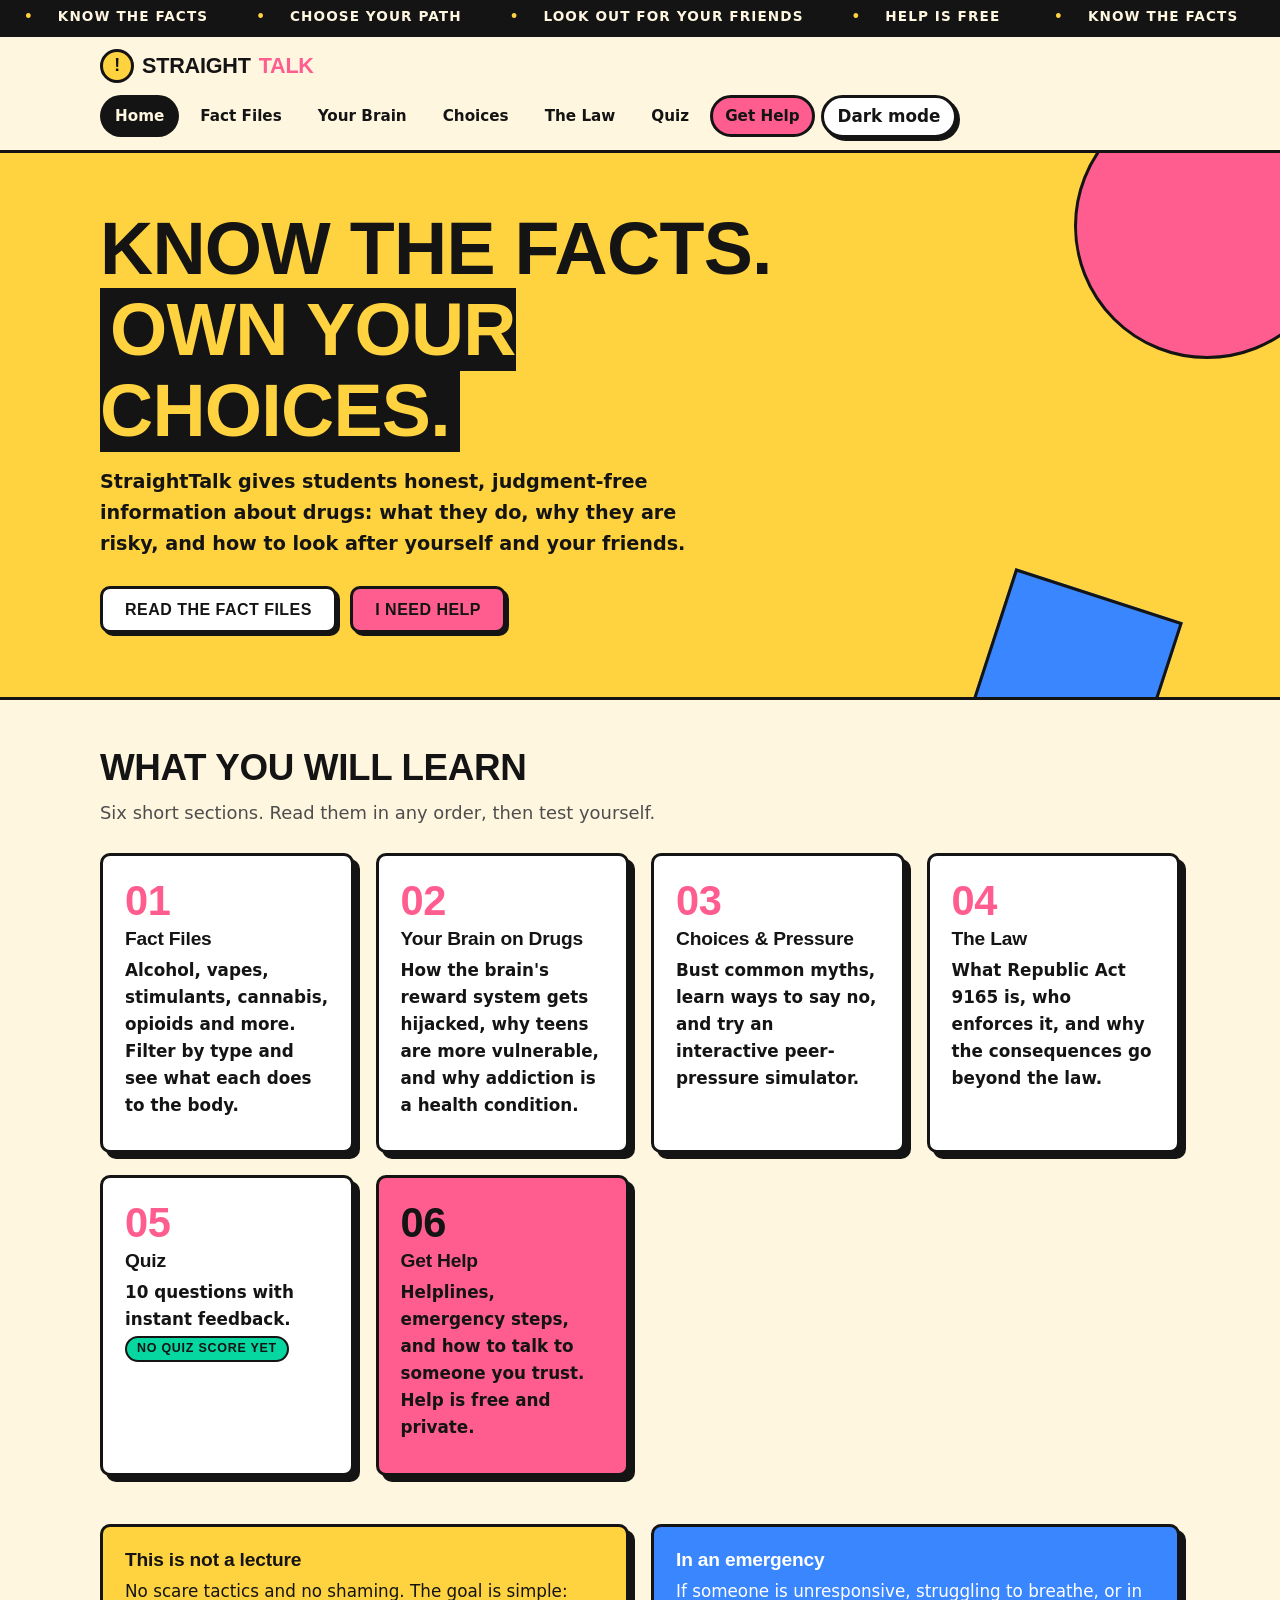
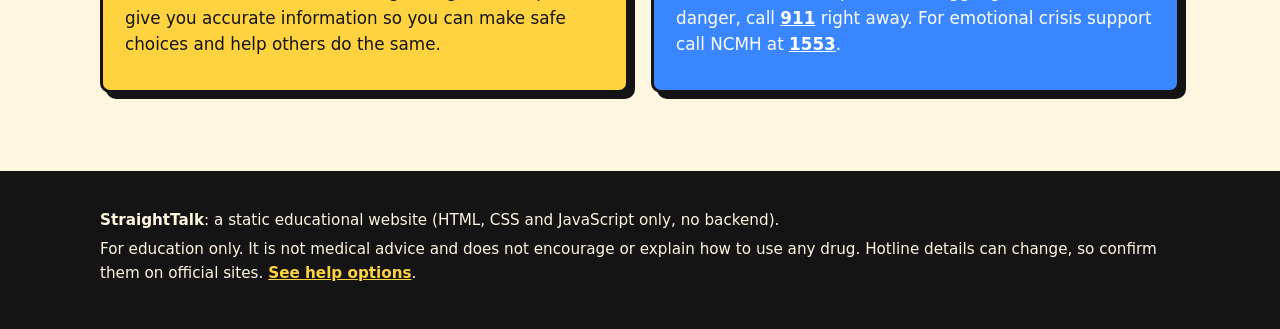
<file: index.html>
<!DOCTYPE html>
<html lang="en">
<head>
  <meta charset="UTF-8">
  <meta name="viewport" content="width=device-width, initial-scale=1">
  <title>StraightTalk | Drug Awareness for Students</title>
  <meta name="description" content="Straight facts about drugs for students: how they affect the brain, the risks, the law in the Philippines, how to say no, and where to get help.">
  <link rel="stylesheet" href="css/style.css">
</head>
<body>
  <a class="skip-link" href="#main">Skip to main content</a>

  <div class="ticker" aria-hidden="true">
    <div class="ticker-track">
      <span>Know the facts</span><span>Choose your path</span><span>Look out for your friends</span><span>Help is free</span>
      <span>Know the facts</span><span>Choose your path</span><span>Look out for your friends</span><span>Help is free</span>
    </div>
  </div>

  <header class="site-header">
    <div class="wrap bar">
      <a class="logo" href="index.html"><span class="logo-mark" aria-hidden="true">!</span>STRAIGHT<span>TALK</span></a>
      <button class="menu-btn" id="menuBtn" aria-expanded="false" aria-controls="nav">Menu</button>
      <nav class="nav" id="nav" aria-label="Main">
        <a href="index.html" aria-current="page">Home</a>
        <a href="facts.html">Fact Files</a>
        <a href="brain.html">Your Brain</a>
        <a href="choices.html">Choices</a>
        <a href="law.html">The Law</a>
        <a href="quiz.html">Quiz</a>
        <a class="nav-help" href="help.html">Get Help</a>
        <button class="theme-btn" id="themeBtn" type="button">Dark mode</button>
      </nav>
    </div>
  </header>

  <main id="main">
    <div class="hero">
      <div class="wrap">
        <h1>Know the facts. <mark>Own your choices.</mark></h1>
        <p>StraightTalk gives students honest, judgment-free information about drugs: what they do, why they are risky, and how to look after yourself and your friends.</p>
        <a class="btn btn-white" href="facts.html">Read the fact files</a>
        <a class="btn btn-pink" href="help.html">I need help</a>
      </div>
    </div>

    <section>
      <div class="wrap">
        <h2>What you will learn</h2>
        <p class="lead">Six short sections. Read them in any order, then test yourself.</p>
        <div class="grid grid-3">
          <a class="card card-link" href="facts.html">
            <span class="big-num">01</span>
            <h3>Fact Files</h3>
            <p>Alcohol, vapes, stimulants, cannabis, opioids and more. Filter by type and see what each does to the body.</p>
          </a>
          <a class="card card-link" href="brain.html">
            <span class="big-num">02</span>
            <h3>Your Brain on Drugs</h3>
            <p>How the brain's reward system gets hijacked, why teens are more vulnerable, and why addiction is a health condition.</p>
          </a>
          <a class="card card-link" href="choices.html">
            <span class="big-num">03</span>
            <h3>Choices &amp; Pressure</h3>
            <p>Bust common myths, learn ways to say no, and try an interactive peer-pressure simulator.</p>
          </a>
          <a class="card card-link" href="law.html">
            <span class="big-num">04</span>
            <h3>The Law</h3>
            <p>What Republic Act 9165 is, who enforces it, and why the consequences go beyond the law.</p>
          </a>
          <a class="card card-link" href="quiz.html">
            <span class="big-num">05</span>
            <h3>Quiz</h3>
            <p>10 questions with instant feedback. <span class="chip green" data-best>No quiz score yet</span></p>
          </a>
          <a class="card card-link tint-pink" href="help.html">
            <span class="big-num" style="color:#141414">06</span>
            <h3>Get Help</h3>
            <p>Helplines, emergency steps, and how to talk to someone you trust. Help is free and private.</p>
          </a>
        </div>
      </div>
    </section>

    <section style="padding-top:0">
      <div class="wrap grid grid-2">
        <div class="card tint-yellow">
          <h3>This is not a lecture</h3>
          <p>No scare tactics and no shaming. The goal is simple: give you accurate information so you can make safe choices and help others do the same.</p>
        </div>
        <div class="card tint-blue">
          <h3>In an emergency</h3>
          <p>If someone is unresponsive, struggling to breathe, or in danger, call <a href="tel:911">911</a> right away. For emotional crisis support call NCMH at <a href="tel:1553">1553</a>.</p>
        </div>
      </div>
    </section>
  </main>

  <footer class="site-footer">
    <div class="wrap">
      <p><strong>StraightTalk</strong>: a static educational website (HTML, CSS and JavaScript only, no backend).</p>
      <p>For education only. It is not medical advice and does not encourage or explain how to use any drug. Hotline details can change, so confirm them on official sites. <a href="help.html">See help options</a>.</p>
    </div>
  </footer>

  <script src="js/app.js"></script>
</body>
</html>
</file>
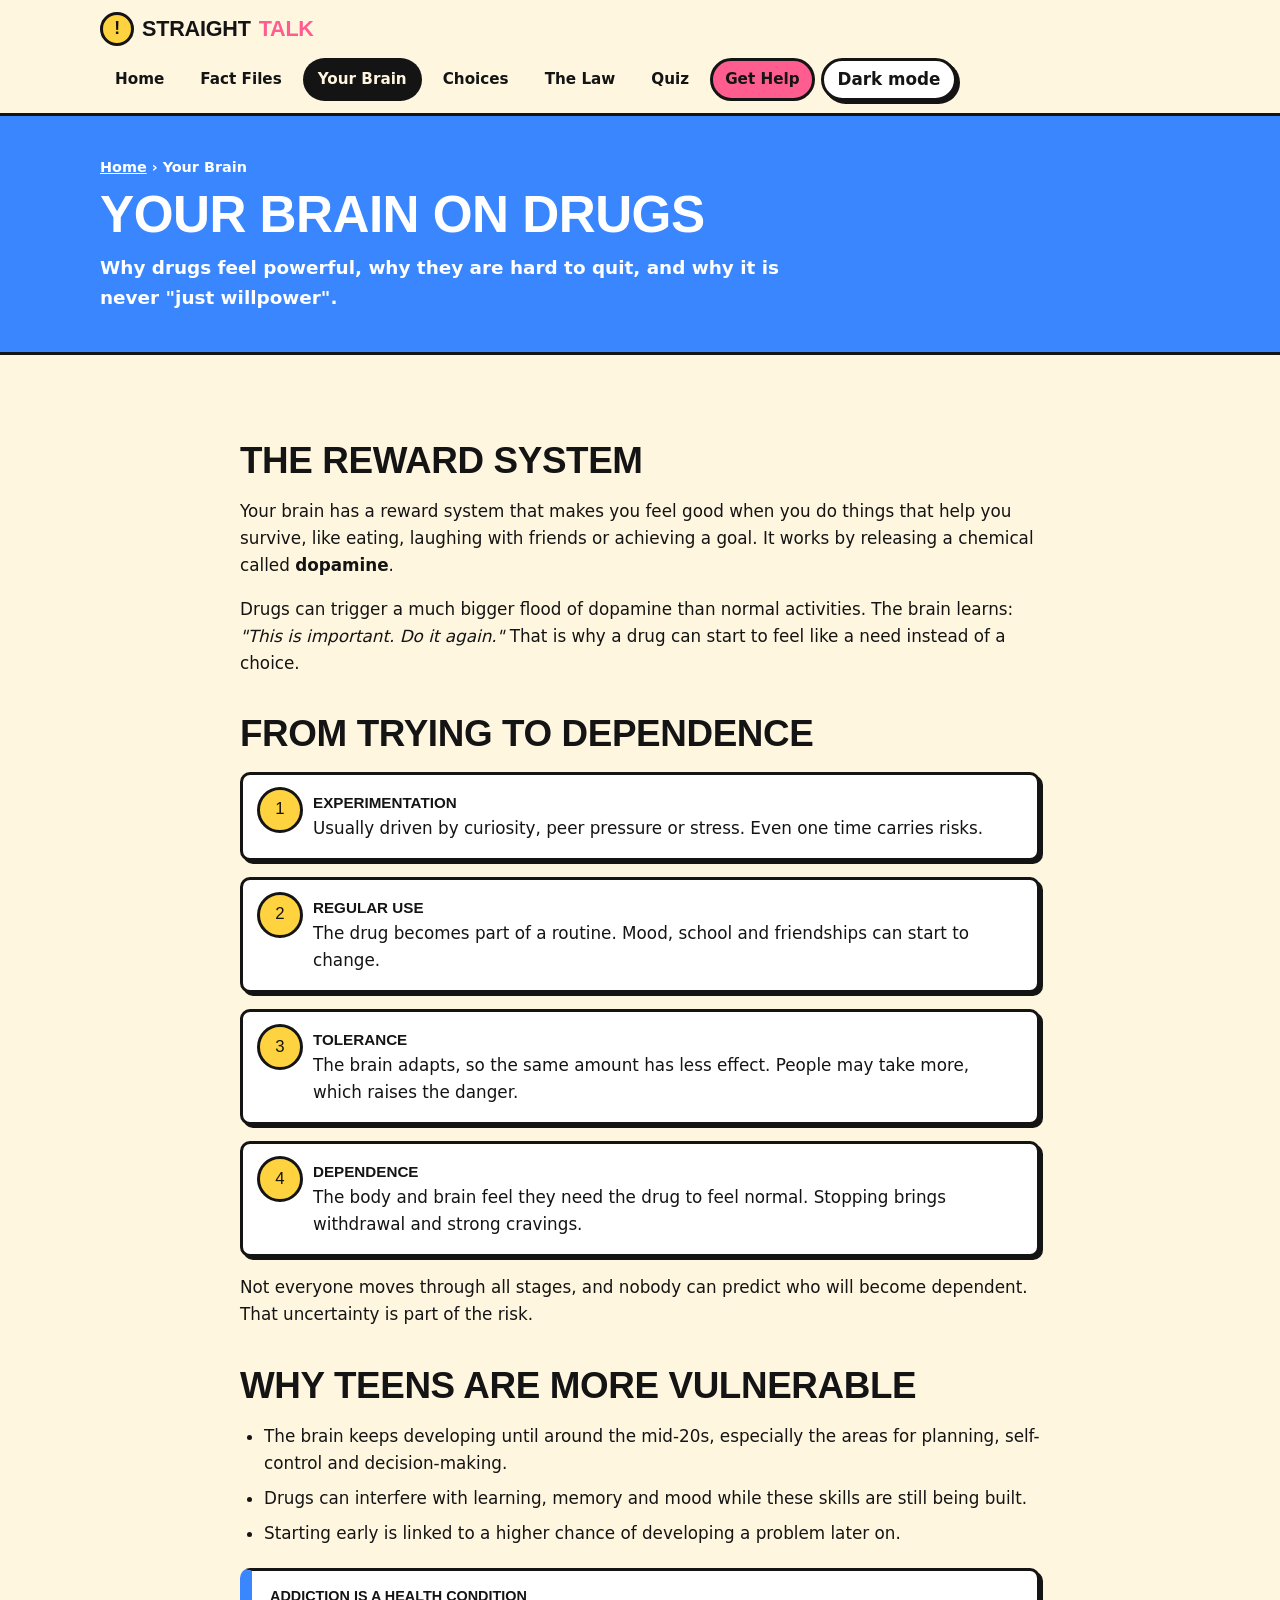
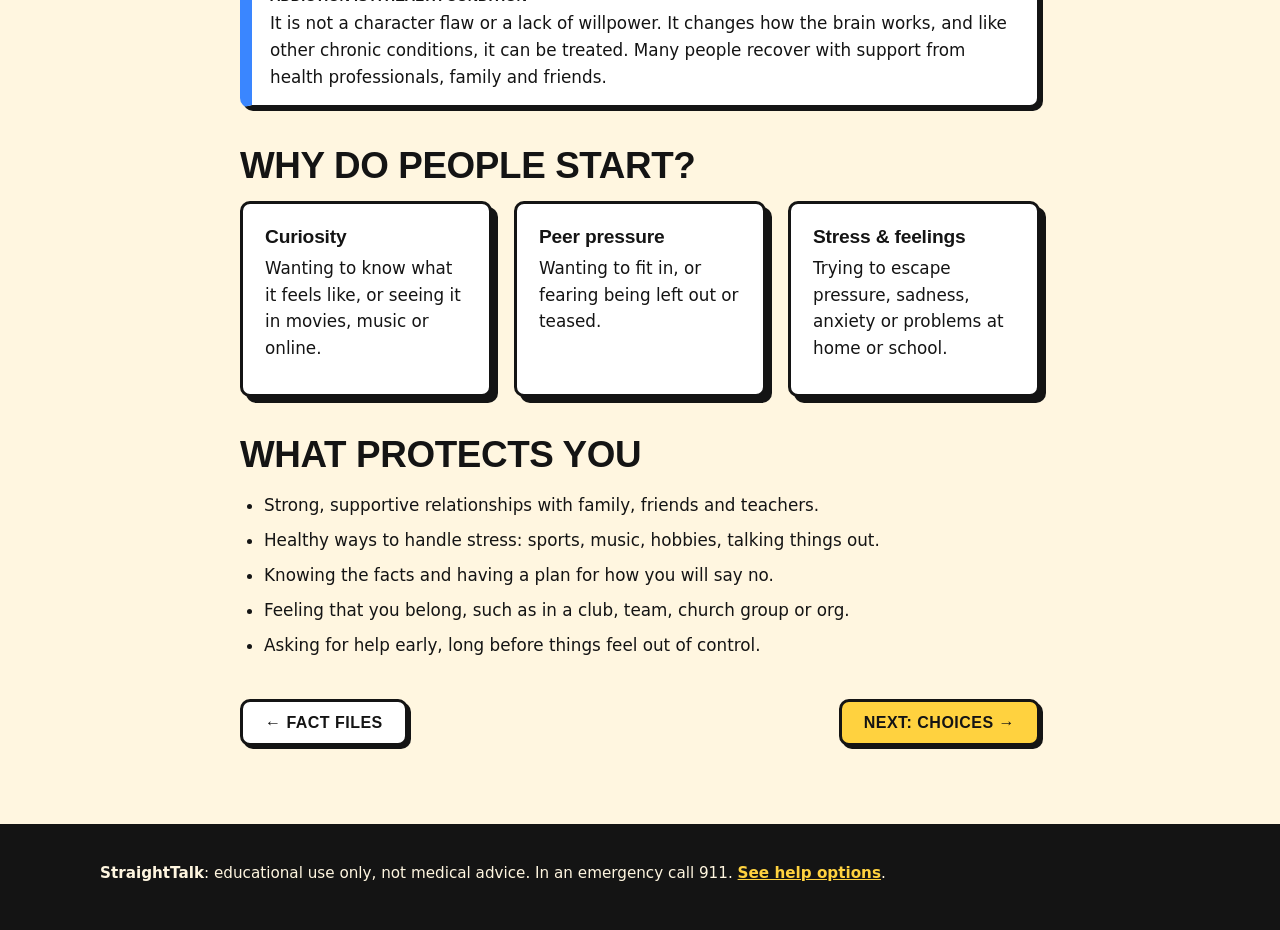
<file: brain.html>
<!DOCTYPE html>
<html lang="en">
<head>
  <meta charset="UTF-8">
  <meta name="viewport" content="width=device-width, initial-scale=1">
  <title>Your Brain on Drugs | StraightTalk</title>
  <meta name="description" content="How drugs affect the brain's reward system, why teens are more vulnerable, and why addiction is a treatable health condition.">
  <link rel="stylesheet" href="css/style.css">
</head>
<body>
  <a class="skip-link" href="#main">Skip to main content</a>

  <header class="site-header">
    <div class="wrap bar">
      <a class="logo" href="index.html"><span class="logo-mark" aria-hidden="true">!</span>STRAIGHT<span>TALK</span></a>
      <button class="menu-btn" id="menuBtn" aria-expanded="false" aria-controls="nav">Menu</button>
      <nav class="nav" id="nav" aria-label="Main">
        <a href="index.html">Home</a>
        <a href="facts.html">Fact Files</a>
        <a href="brain.html" aria-current="page">Your Brain</a>
        <a href="choices.html">Choices</a>
        <a href="law.html">The Law</a>
        <a href="quiz.html">Quiz</a>
        <a class="nav-help" href="help.html">Get Help</a>
        <button class="theme-btn" id="themeBtn" type="button">Dark mode</button>
      </nav>
    </div>
  </header>

  <div class="page-head">
    <div class="wrap">
      <div class="crumbs"><a href="index.html">Home</a> › Your Brain</div>
      <h1>Your Brain on Drugs</h1>
      <p>Why drugs feel powerful, why they are hard to quit, and why it is never "just willpower".</p>
    </div>
  </div>

  <main id="main">
    <section>
      <div class="wrap article">
        <h2>The reward system</h2>
        <p>Your brain has a reward system that makes you feel good when you do things that help you survive, like eating, laughing with friends or achieving a goal. It works by releasing a chemical called <strong>dopamine</strong>.</p>
        <p>Drugs can trigger a much bigger flood of dopamine than normal activities. The brain learns: <em>"This is important. Do it again."</em> That is why a drug can start to feel like a need instead of a choice.</p>

        <h2>From trying to dependence</h2>
        <ol class="steps">
          <li><strong>Experimentation</strong>Usually driven by curiosity, peer pressure or stress. Even one time carries risks.</li>
          <li><strong>Regular use</strong>The drug becomes part of a routine. Mood, school and friendships can start to change.</li>
          <li><strong>Tolerance</strong>The brain adapts, so the same amount has less effect. People may take more, which raises the danger.</li>
          <li><strong>Dependence</strong>The body and brain feel they need the drug to feel normal. Stopping brings withdrawal and strong cravings.</li>
        </ol>
        <p>Not everyone moves through all stages, and nobody can predict who will become dependent. That uncertainty is part of the risk.</p>

        <h2>Why teens are more vulnerable</h2>
        <ul>
          <li>The brain keeps developing until around the mid-20s, especially the areas for planning, self-control and decision-making.</li>
          <li>Drugs can interfere with learning, memory and mood while these skills are still being built.</li>
          <li>Starting early is linked to a higher chance of developing a problem later on.</li>
        </ul>

        <div class="callout info">
          <strong>Addiction is a health condition</strong>
          It is not a character flaw or a lack of willpower. It changes how the brain works, and like other chronic conditions, it can be treated. Many people recover with support from health professionals, family and friends.
        </div>

        <h2>Why do people start?</h2>
        <div class="grid grid-3" style="margin:14px 0">
          <div class="card"><h3>Curiosity</h3><p>Wanting to know what it feels like, or seeing it in movies, music or online.</p></div>
          <div class="card"><h3>Peer pressure</h3><p>Wanting to fit in, or fearing being left out or teased.</p></div>
          <div class="card"><h3>Stress &amp; feelings</h3><p>Trying to escape pressure, sadness, anxiety or problems at home or school.</p></div>
        </div>

        <h2>What protects you</h2>
        <ul>
          <li>Strong, supportive relationships with family, friends and teachers.</li>
          <li>Healthy ways to handle stress: sports, music, hobbies, talking things out.</li>
          <li>Knowing the facts and having a plan for how you will say no.</li>
          <li>Feeling that you belong, such as in a club, team, church group or org.</li>
          <li>Asking for help early, long before things feel out of control.</li>
        </ul>

        <div class="lesson-nav">
          <a class="btn btn-white" href="facts.html">← Fact Files</a>
          <a class="btn" href="choices.html">Next: Choices →</a>
        </div>
      </div>
    </section>
  </main>

  <footer class="site-footer">
    <div class="wrap">
      <p><strong>StraightTalk</strong>: educational use only, not medical advice. In an emergency call 911. <a href="help.html">See help options</a>.</p>
    </div>
  </footer>

  <script src="js/app.js"></script>
</body>
</html>
</file>
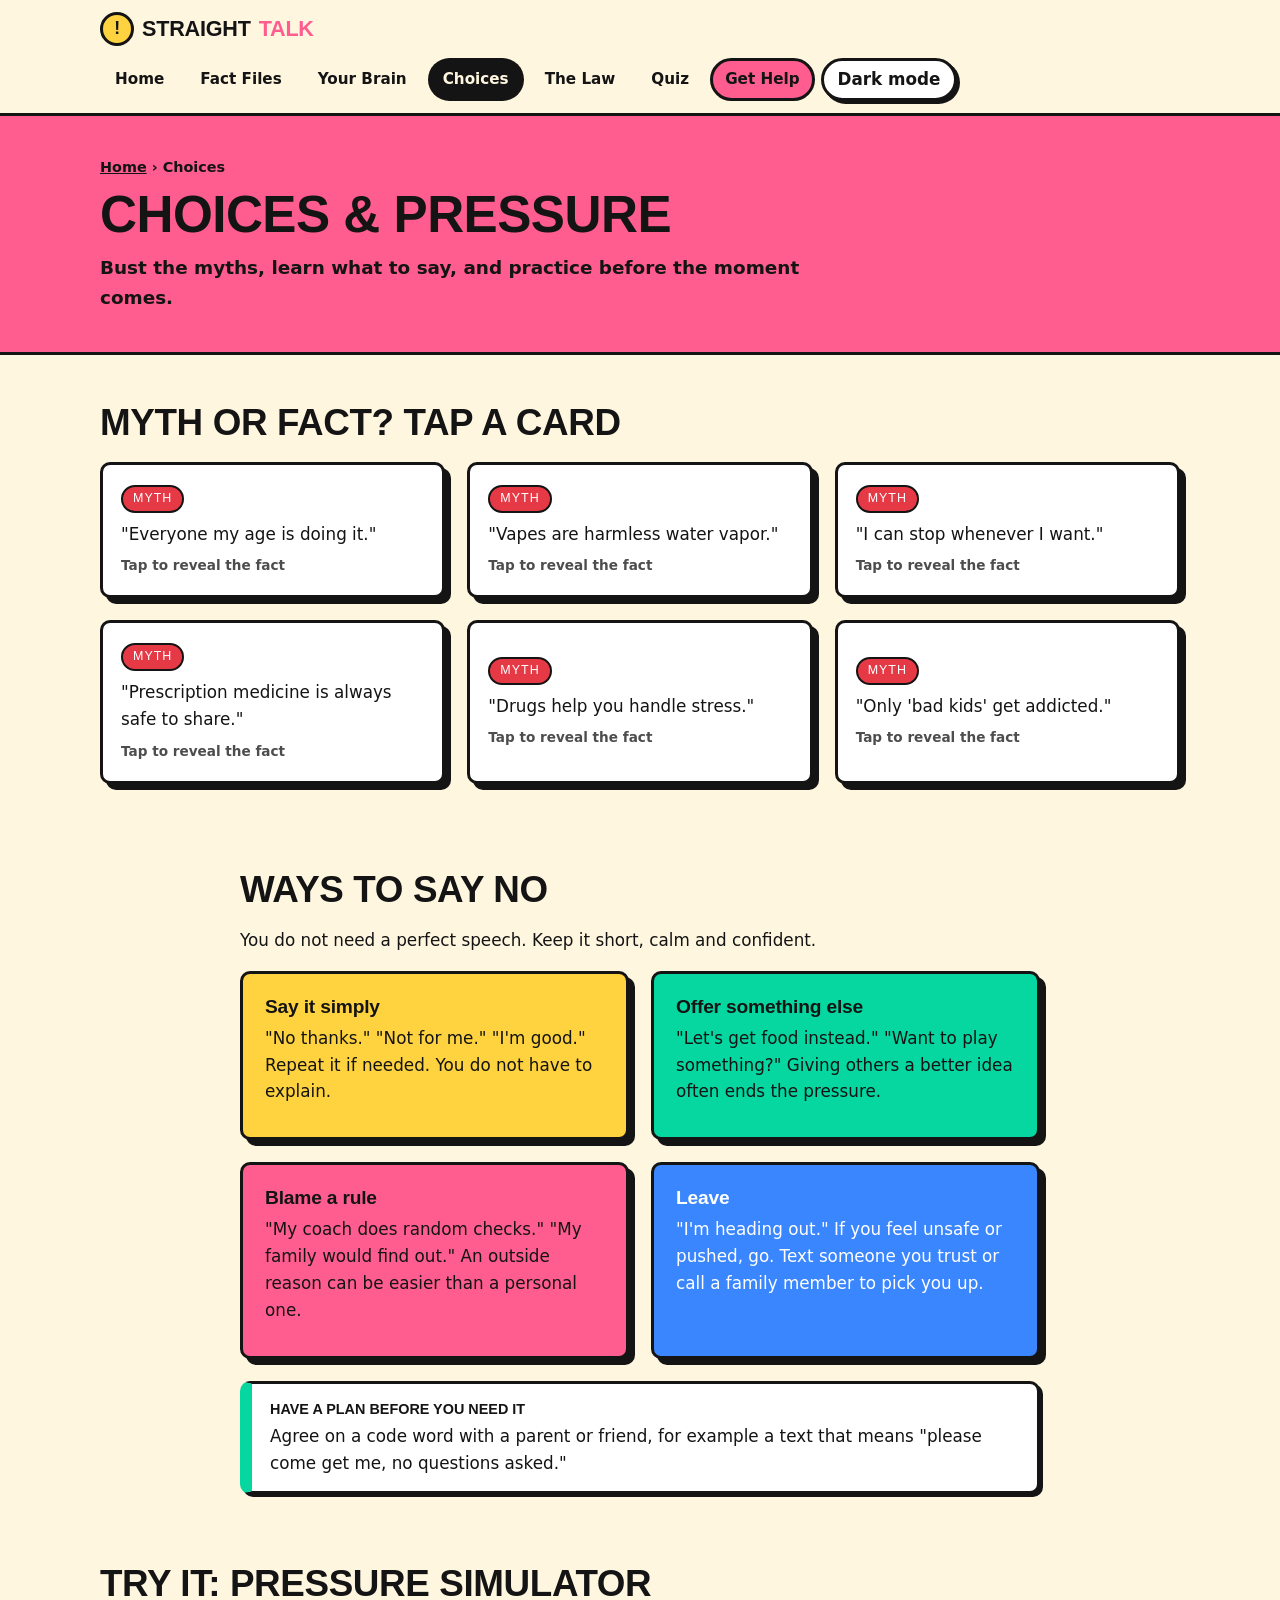
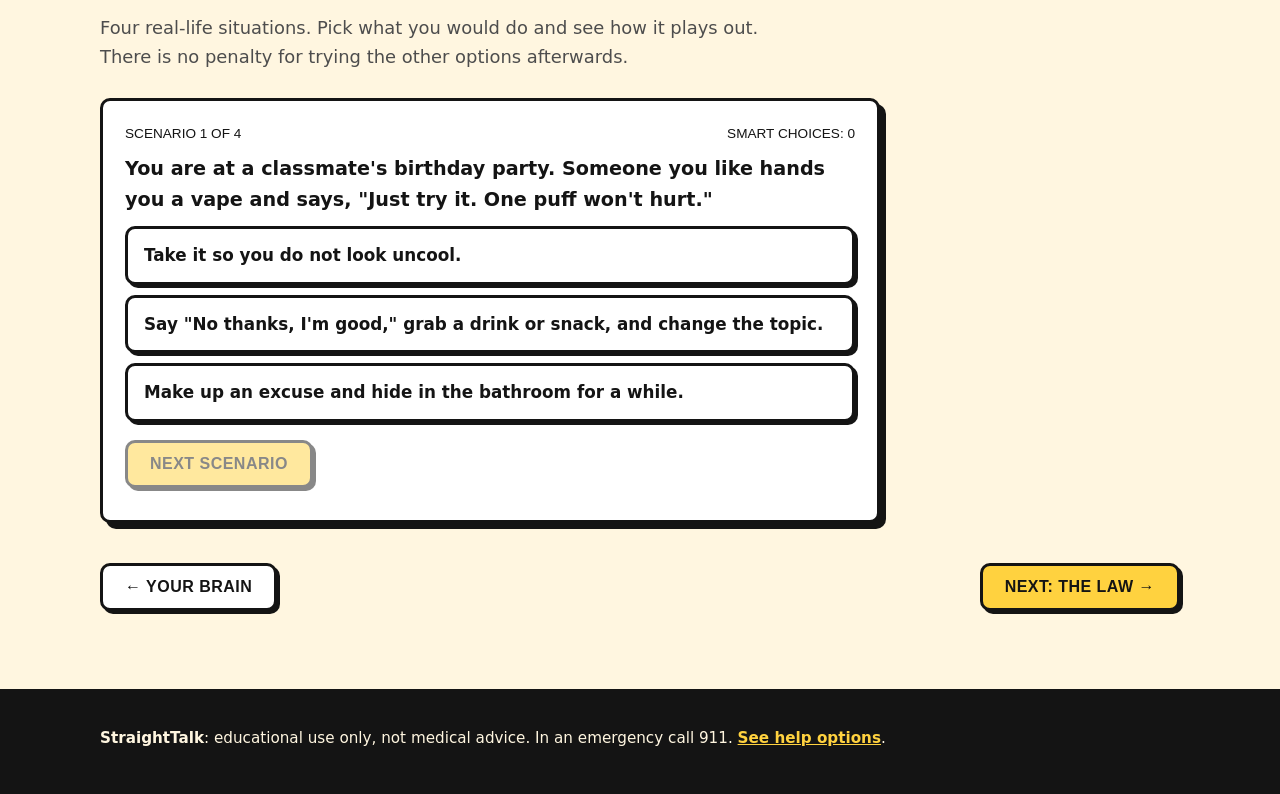
<file: choices.html>
<!DOCTYPE html>
<html lang="en">
<head>
  <meta charset="UTF-8">
  <meta name="viewport" content="width=device-width, initial-scale=1">
  <title>Choices &amp; Pressure | StraightTalk</title>
  <meta name="description" content="Bust drug myths, learn refusal skills and practice peer-pressure scenarios in an interactive simulator.">
  <link rel="stylesheet" href="css/style.css">
</head>
<body>
  <a class="skip-link" href="#main">Skip to main content</a>

  <header class="site-header">
    <div class="wrap bar">
      <a class="logo" href="index.html"><span class="logo-mark" aria-hidden="true">!</span>STRAIGHT<span>TALK</span></a>
      <button class="menu-btn" id="menuBtn" aria-expanded="false" aria-controls="nav">Menu</button>
      <nav class="nav" id="nav" aria-label="Main">
        <a href="index.html">Home</a>
        <a href="facts.html">Fact Files</a>
        <a href="brain.html">Your Brain</a>
        <a href="choices.html" aria-current="page">Choices</a>
        <a href="law.html">The Law</a>
        <a href="quiz.html">Quiz</a>
        <a class="nav-help" href="help.html">Get Help</a>
        <button class="theme-btn" id="themeBtn" type="button">Dark mode</button>
      </nav>
    </div>
  </header>

  <div class="page-head pink">
    <div class="wrap">
      <div class="crumbs"><a href="index.html">Home</a> › Choices</div>
      <h1>Choices &amp; Pressure</h1>
      <p>Bust the myths, learn what to say, and practice before the moment comes.</p>
    </div>
  </div>

  <main id="main">
    <section>
      <div class="wrap">
        <h2>Myth or fact? Tap a card</h2>
        <div class="grid grid-2" style="margin-top:18px">
          <button class="flip" type="button">
            <span class="label myth-label">Myth</span>
            <p>"Everyone my age is doing it."</p>
            <p class="hint">Tap to reveal the fact</p>
            <div class="answer"><span class="label fact-label">Fact</span><p>It can feel that way, but most students are not using drugs. Believing "everyone does it" is one of the biggest sources of pressure.</p></div>
          </button>
          <button class="flip" type="button">
            <span class="label myth-label">Myth</span>
            <p>"Vapes are harmless water vapor."</p>
            <p class="hint">Tap to reveal the fact</p>
            <div class="answer"><span class="label fact-label">Fact</span><p>Many contain addictive nicotine, and the aerosol can irritate the lungs. Harmless is not the same as safer.</p></div>
          </button>
          <button class="flip" type="button">
            <span class="label myth-label">Myth</span>
            <p>"I can stop whenever I want."</p>
            <p class="hint">Tap to reveal the fact</p>
            <div class="answer"><span class="label fact-label">Fact</span><p>Dependence can build without people noticing. Cravings and withdrawal make quitting much harder than expected, and support helps.</p></div>
          </button>
          <button class="flip" type="button">
            <span class="label myth-label">Myth</span>
            <p>"Prescription medicine is always safe to share."</p>
            <p class="hint">Tap to reveal the fact</p>
            <div class="answer"><span class="label fact-label">Fact</span><p>Medicine is prescribed for one person's body and condition. Using someone else's, or more than directed, can be dangerous.</p></div>
          </button>
          <button class="flip" type="button">
            <span class="label myth-label">Myth</span>
            <p>"Drugs help you handle stress."</p>
            <p class="hint">Tap to reveal the fact</p>
            <div class="answer"><span class="label fact-label">Fact</span><p>They may hide stress for a short time, but problems return and often get worse. Talking to someone and healthy coping skills work better.</p></div>
          </button>
          <button class="flip" type="button">
            <span class="label myth-label">Myth</span>
            <p>"Only 'bad kids' get addicted."</p>
            <p class="hint">Tap to reveal the fact</p>
            <div class="answer"><span class="label fact-label">Fact</span><p>Addiction can affect anyone, from any background. It is a health condition, not a measure of character.</p></div>
          </button>
        </div>
      </div>
    </section>

    <section style="padding-top:0">
      <div class="wrap article">
        <h2>Ways to say no</h2>
        <p>You do not need a perfect speech. Keep it short, calm and confident.</p>
        <div class="grid grid-2" style="margin:14px 0">
          <div class="card tint-yellow"><h3>Say it simply</h3><p>"No thanks." "Not for me." "I'm good." Repeat it if needed. You do not have to explain.</p></div>
          <div class="card tint-green"><h3>Offer something else</h3><p>"Let's get food instead." "Want to play something?" Giving others a better idea often ends the pressure.</p></div>
          <div class="card tint-pink"><h3>Blame a rule</h3><p>"My coach does random checks." "My family would find out." An outside reason can be easier than a personal one.</p></div>
          <div class="card tint-blue"><h3>Leave</h3><p>"I'm heading out." If you feel unsafe or pushed, go. Text someone you trust or call a family member to pick you up.</p></div>
        </div>
        <div class="callout good">
          <strong>Have a plan before you need it</strong>
          Agree on a code word with a parent or friend, for example a text that means "please come get me, no questions asked."
        </div>
      </div>
    </section>

    <section style="padding-top:0">
      <div class="wrap">
        <h2>Try it: Pressure Simulator</h2>
        <p class="lead">Four real-life situations. Pick what you would do and see how it plays out. There is no penalty for trying the other options afterwards.</p>
        <div class="card sim" id="sim">
          <noscript>This simulator needs JavaScript. Please enable it in your browser.</noscript>
        </div>

        <div class="lesson-nav">
          <a class="btn btn-white" href="brain.html">← Your Brain</a>
          <a class="btn" href="law.html">Next: The Law →</a>
        </div>
      </div>
    </section>
  </main>

  <footer class="site-footer">
    <div class="wrap">
      <p><strong>StraightTalk</strong>: educational use only, not medical advice. In an emergency call 911. <a href="help.html">See help options</a>.</p>
    </div>
  </footer>

  <script src="js/app.js"></script>
</body>
</html>
</file>
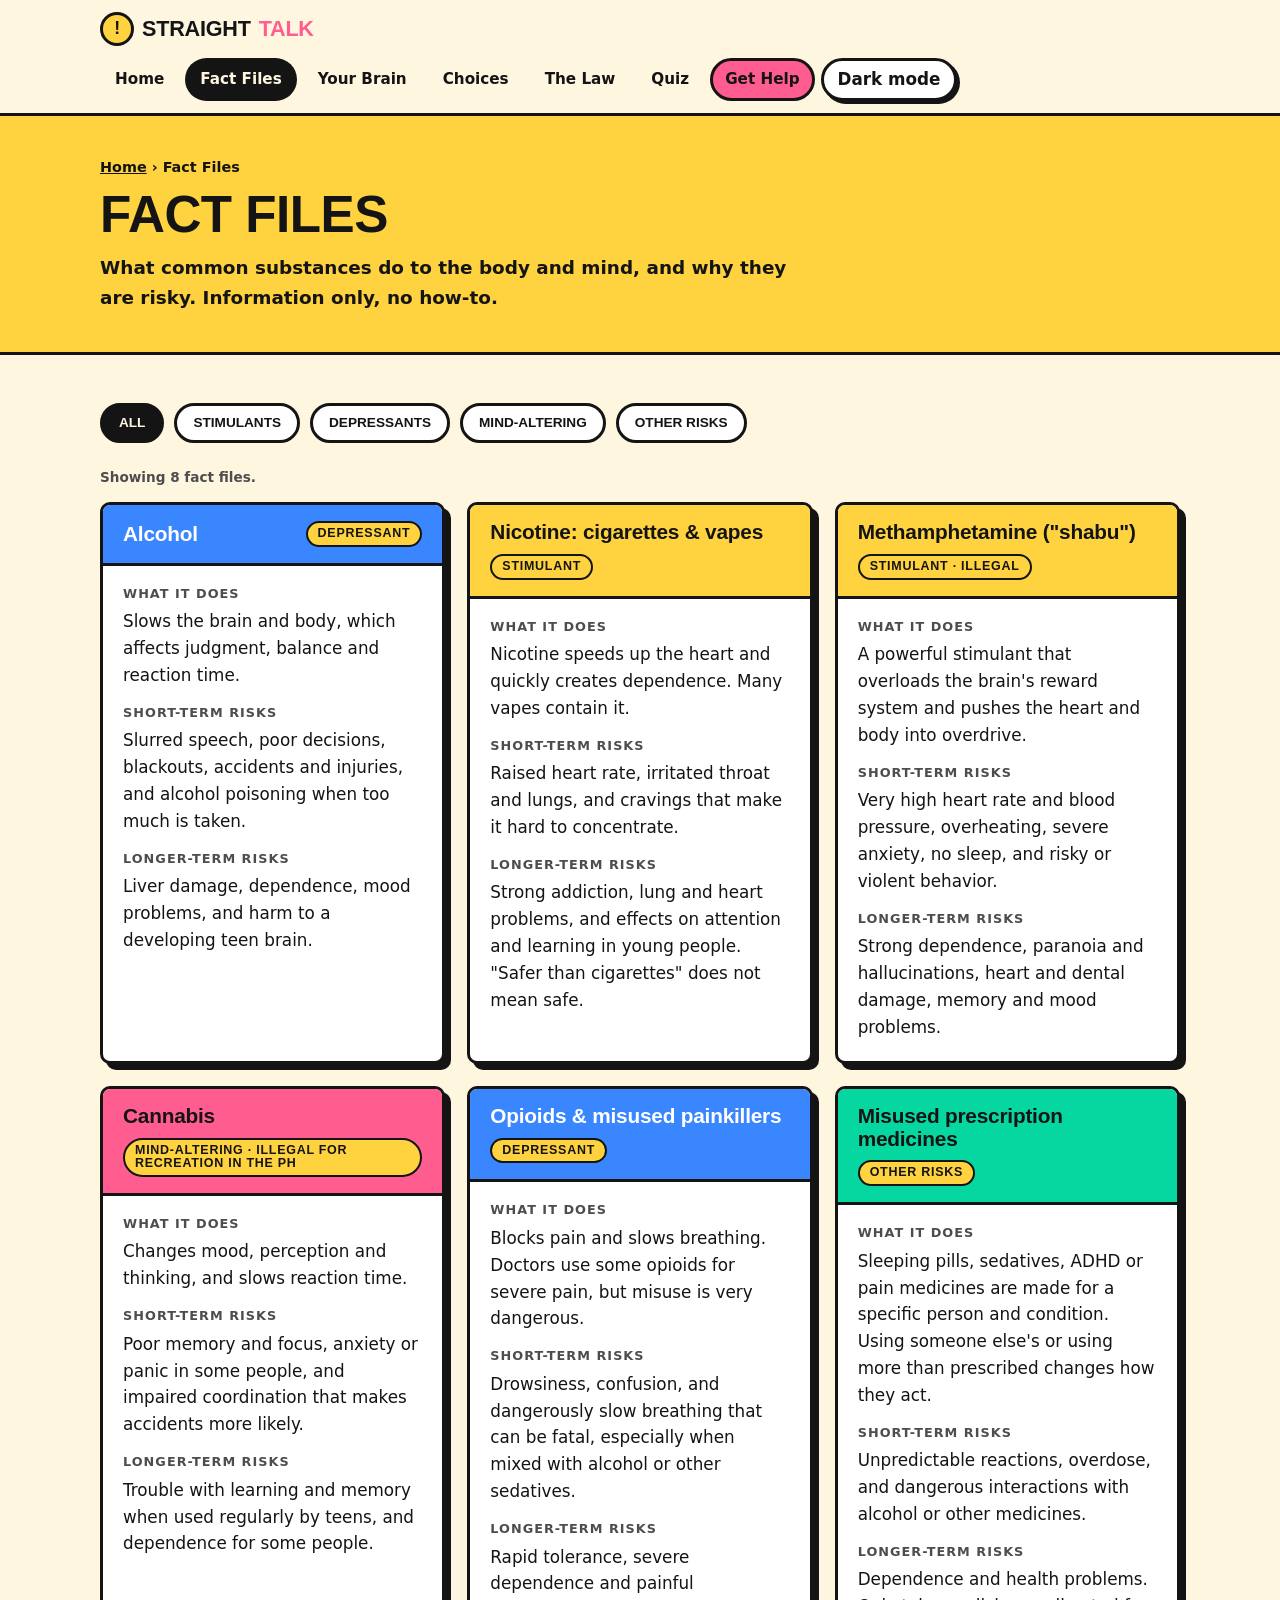
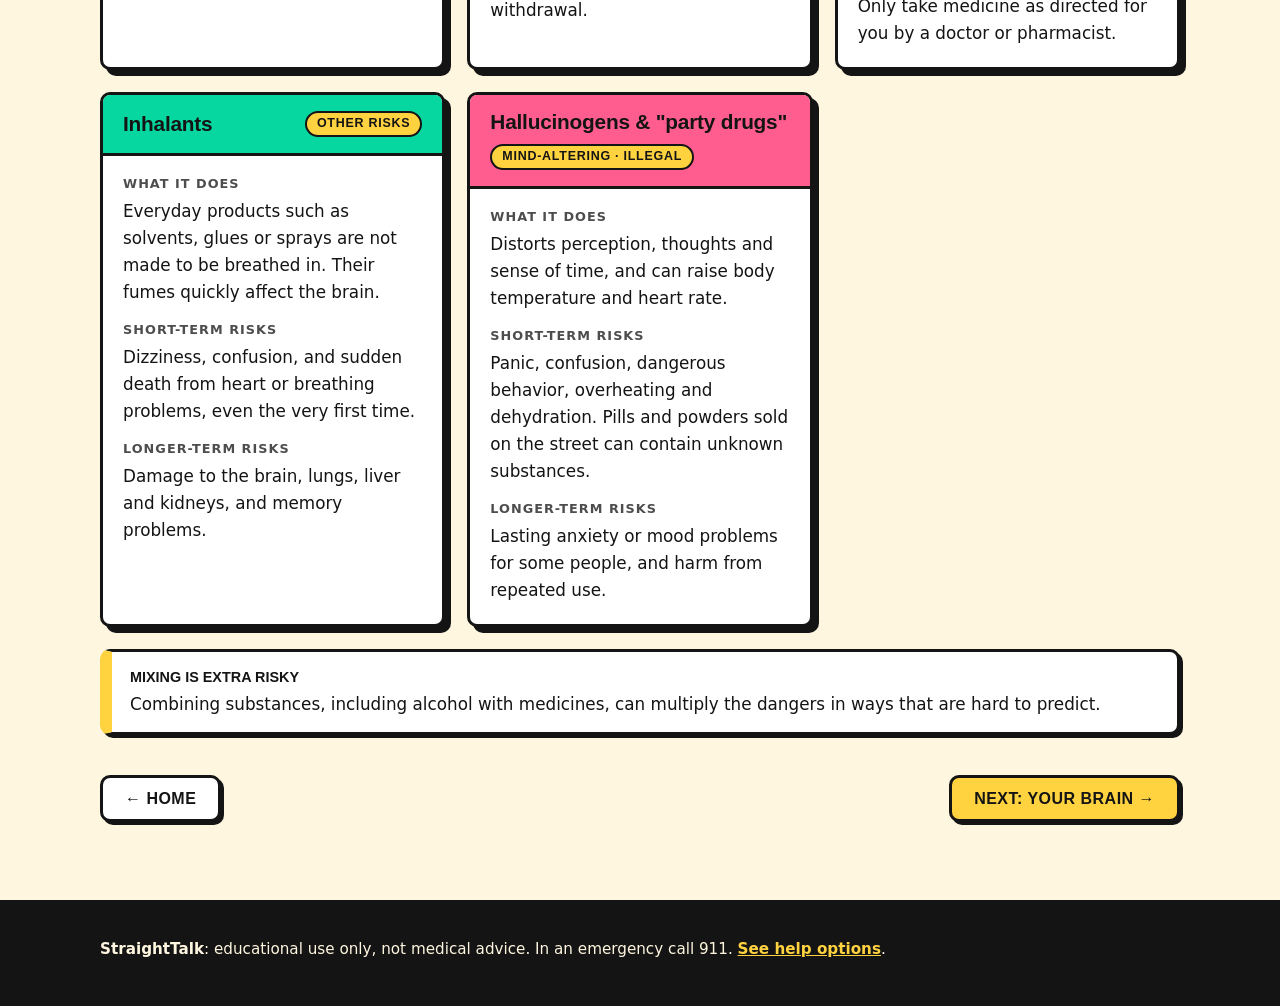
<file: facts.html>
<!DOCTYPE html>
<html lang="en">
<head>
  <meta charset="UTF-8">
  <meta name="viewport" content="width=device-width, initial-scale=1">
  <title>Fact Files | StraightTalk</title>
  <meta name="description" content="Plain-language fact files on common substances: what they do, short-term risks and long-term harm.">
  <link rel="stylesheet" href="css/style.css">
</head>
<body>
  <a class="skip-link" href="#main">Skip to main content</a>

  <header class="site-header">
    <div class="wrap bar">
      <a class="logo" href="index.html"><span class="logo-mark" aria-hidden="true">!</span>STRAIGHT<span>TALK</span></a>
      <button class="menu-btn" id="menuBtn" aria-expanded="false" aria-controls="nav">Menu</button>
      <nav class="nav" id="nav" aria-label="Main">
        <a href="index.html">Home</a>
        <a href="facts.html" aria-current="page">Fact Files</a>
        <a href="brain.html">Your Brain</a>
        <a href="choices.html">Choices</a>
        <a href="law.html">The Law</a>
        <a href="quiz.html">Quiz</a>
        <a class="nav-help" href="help.html">Get Help</a>
        <button class="theme-btn" id="themeBtn" type="button">Dark mode</button>
      </nav>
    </div>
  </header>

  <div class="page-head yellow">
    <div class="wrap">
      <div class="crumbs"><a href="index.html">Home</a> › Fact Files</div>
      <h1>Fact Files</h1>
      <p>What common substances do to the body and mind, and why they are risky. Information only, no how-to.</p>
    </div>
  </div>

  <main id="main">
    <section>
      <div class="wrap">
        <div class="filters" role="group" aria-label="Filter fact files by type">
          <button class="filter" type="button" data-filter="all" aria-pressed="true">All</button>
          <button class="filter" type="button" data-filter="stimulant" aria-pressed="false">Stimulants</button>
          <button class="filter" type="button" data-filter="depressant" aria-pressed="false">Depressants</button>
          <button class="filter" type="button" data-filter="halluc" aria-pressed="false">Mind-altering</button>
          <button class="filter" type="button" data-filter="other" aria-pressed="false">Other risks</button>
        </div>
        <p class="hint" id="filterStatus" role="status" aria-live="polite">Showing 8 fact files.</p>

        <div class="grid grid-2">
          <article class="card fact" data-cat="depressant">
            <header class="h-dep"><h3>Alcohol</h3><span class="chip">Depressant</span></header>
            <div class="body">
              <h4>What it does</h4><p>Slows the brain and body, which affects judgment, balance and reaction time.</p>
              <h4>Short-term risks</h4><p>Slurred speech, poor decisions, blackouts, accidents and injuries, and alcohol poisoning when too much is taken.</p>
              <h4>Longer-term risks</h4><p>Liver damage, dependence, mood problems, and harm to a developing teen brain.</p>
            </div>
          </article>

          <article class="card fact" data-cat="stimulant">
            <header class="h-stim"><h3>Nicotine: cigarettes &amp; vapes</h3><span class="chip">Stimulant</span></header>
            <div class="body">
              <h4>What it does</h4><p>Nicotine speeds up the heart and quickly creates dependence. Many vapes contain it.</p>
              <h4>Short-term risks</h4><p>Raised heart rate, irritated throat and lungs, and cravings that make it hard to concentrate.</p>
              <h4>Longer-term risks</h4><p>Strong addiction, lung and heart problems, and effects on attention and learning in young people. "Safer than cigarettes" does not mean safe.</p>
            </div>
          </article>

          <article class="card fact" data-cat="stimulant">
            <header class="h-stim"><h3>Methamphetamine ("shabu")</h3><span class="chip">Stimulant · Illegal</span></header>
            <div class="body">
              <h4>What it does</h4><p>A powerful stimulant that overloads the brain's reward system and pushes the heart and body into overdrive.</p>
              <h4>Short-term risks</h4><p>Very high heart rate and blood pressure, overheating, severe anxiety, no sleep, and risky or violent behavior.</p>
              <h4>Longer-term risks</h4><p>Strong dependence, paranoia and hallucinations, heart and dental damage, memory and mood problems.</p>
            </div>
          </article>

          <article class="card fact" data-cat="halluc">
            <header class="h-halluc"><h3>Cannabis</h3><span class="chip">Mind-altering · Illegal for recreation in the PH</span></header>
            <div class="body">
              <h4>What it does</h4><p>Changes mood, perception and thinking, and slows reaction time.</p>
              <h4>Short-term risks</h4><p>Poor memory and focus, anxiety or panic in some people, and impaired coordination that makes accidents more likely.</p>
              <h4>Longer-term risks</h4><p>Trouble with learning and memory when used regularly by teens, and dependence for some people.</p>
            </div>
          </article>

          <article class="card fact" data-cat="depressant">
            <header class="h-dep"><h3>Opioids &amp; misused painkillers</h3><span class="chip">Depressant</span></header>
            <div class="body">
              <h4>What it does</h4><p>Blocks pain and slows breathing. Doctors use some opioids for severe pain, but misuse is very dangerous.</p>
              <h4>Short-term risks</h4><p>Drowsiness, confusion, and dangerously slow breathing that can be fatal, especially when mixed with alcohol or other sedatives.</p>
              <h4>Longer-term risks</h4><p>Rapid tolerance, severe dependence and painful withdrawal.</p>
            </div>
          </article>

          <article class="card fact" data-cat="other">
            <header class="h-other"><h3>Misused prescription medicines</h3><span class="chip">Other risks</span></header>
            <div class="body">
              <h4>What it does</h4><p>Sleeping pills, sedatives, ADHD or pain medicines are made for a specific person and condition. Using someone else's or using more than prescribed changes how they act.</p>
              <h4>Short-term risks</h4><p>Unpredictable reactions, overdose, and dangerous interactions with alcohol or other medicines.</p>
              <h4>Longer-term risks</h4><p>Dependence and health problems. Only take medicine as directed for you by a doctor or pharmacist.</p>
            </div>
          </article>

          <article class="card fact" data-cat="other">
            <header class="h-other"><h3>Inhalants</h3><span class="chip">Other risks</span></header>
            <div class="body">
              <h4>What it does</h4><p>Everyday products such as solvents, glues or sprays are not made to be breathed in. Their fumes quickly affect the brain.</p>
              <h4>Short-term risks</h4><p>Dizziness, confusion, and sudden death from heart or breathing problems, even the very first time.</p>
              <h4>Longer-term risks</h4><p>Damage to the brain, lungs, liver and kidneys, and memory problems.</p>
            </div>
          </article>

          <article class="card fact" data-cat="halluc">
            <header class="h-halluc"><h3>Hallucinogens &amp; "party drugs"</h3><span class="chip">Mind-altering · Illegal</span></header>
            <div class="body">
              <h4>What it does</h4><p>Distorts perception, thoughts and sense of time, and can raise body temperature and heart rate.</p>
              <h4>Short-term risks</h4><p>Panic, confusion, dangerous behavior, overheating and dehydration. Pills and powders sold on the street can contain unknown substances.</p>
              <h4>Longer-term risks</h4><p>Lasting anxiety or mood problems for some people, and harm from repeated use.</p>
            </div>
          </article>
        </div>

        <div class="callout warn">
          <strong>Mixing is extra risky</strong>
          Combining substances, including alcohol with medicines, can multiply the dangers in ways that are hard to predict.
        </div>

        <div class="lesson-nav">
          <a class="btn btn-white" href="index.html">← Home</a>
          <a class="btn" href="brain.html">Next: Your Brain →</a>
        </div>
      </div>
    </section>
  </main>

  <footer class="site-footer">
    <div class="wrap">
      <p><strong>StraightTalk</strong>: educational use only, not medical advice. In an emergency call 911. <a href="help.html">See help options</a>.</p>
    </div>
  </footer>

  <script src="js/app.js"></script>
</body>
</html>
</file>
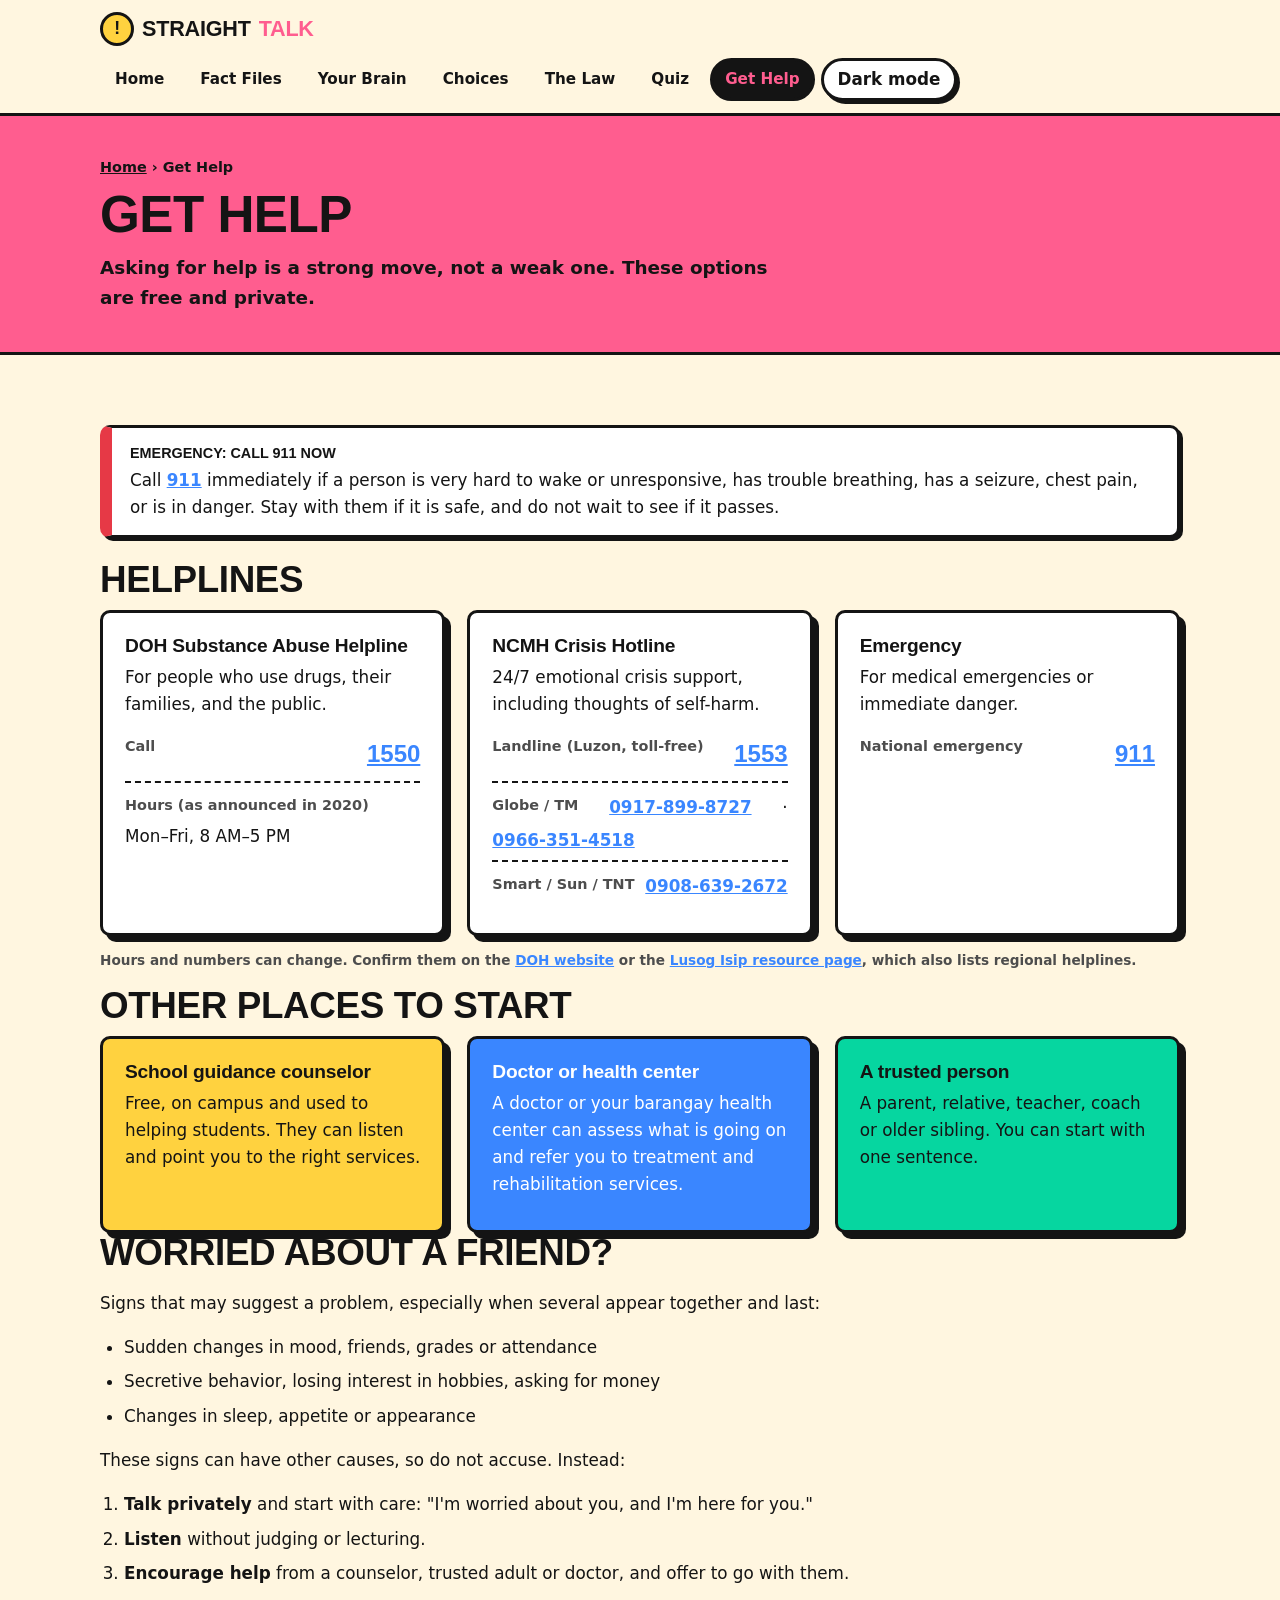
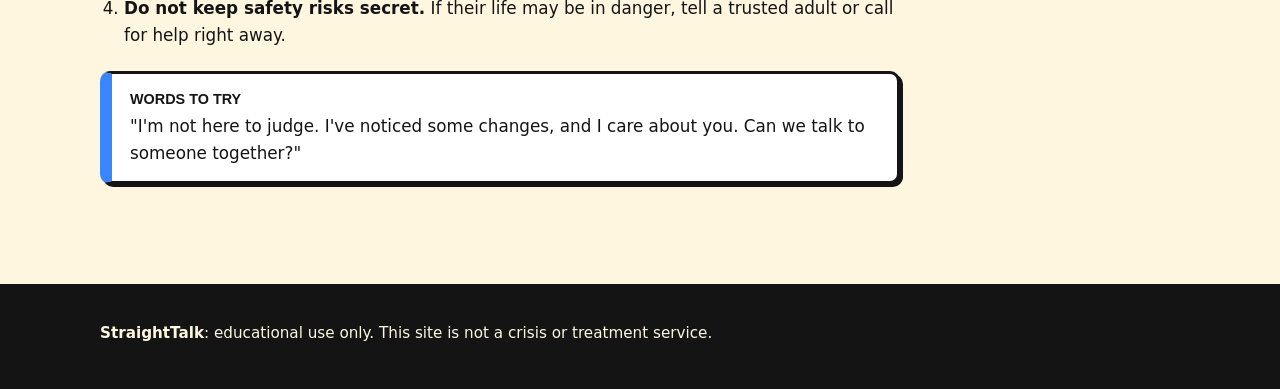
<file: help.html>
<!DOCTYPE html>
<html lang="en">
<head>
  <meta charset="UTF-8">
  <meta name="viewport" content="width=device-width, initial-scale=1">
  <title>Get Help | StraightTalk</title>
  <meta name="description" content="Helplines in the Philippines, emergency steps, and how to talk to someone you trust about drug use.">
  <link rel="stylesheet" href="css/style.css">
</head>
<body>
  <a class="skip-link" href="#main">Skip to main content</a>

  <header class="site-header">
    <div class="wrap bar">
      <a class="logo" href="index.html"><span class="logo-mark" aria-hidden="true">!</span>STRAIGHT<span>TALK</span></a>
      <button class="menu-btn" id="menuBtn" aria-expanded="false" aria-controls="nav">Menu</button>
      <nav class="nav" id="nav" aria-label="Main">
        <a href="index.html">Home</a>
        <a href="facts.html">Fact Files</a>
        <a href="brain.html">Your Brain</a>
        <a href="choices.html">Choices</a>
        <a href="law.html">The Law</a>
        <a href="quiz.html">Quiz</a>
        <a class="nav-help" href="help.html" aria-current="page">Get Help</a>
        <button class="theme-btn" id="themeBtn" type="button">Dark mode</button>
      </nav>
    </div>
  </header>

  <div class="page-head pink">
    <div class="wrap">
      <div class="crumbs"><a href="index.html">Home</a> › Get Help</div>
      <h1>Get Help</h1>
      <p>Asking for help is a strong move, not a weak one. These options are free and private.</p>
    </div>
  </div>

  <main id="main">
    <section>
      <div class="wrap">
        <div class="callout danger">
          <strong>Emergency: call 911 now</strong>
          Call <a href="tel:911">911</a> immediately if a person is very hard to wake or unresponsive, has trouble breathing, has a seizure, chest pain, or is in danger. Stay with them if it is safe, and do not wait to see if it passes.
        </div>

        <h2>Helplines</h2>
        <div class="grid grid-3">
          <div class="card hotline">
            <h3>DOH Substance Abuse Helpline</h3>
            <p>For people who use drugs, their families, and the public.</p>
            <ul>
              <li><span>Call</span><a class="num" href="tel:1550">1550</a></li>
              <li><span>Hours (as announced in 2020)</span>Mon–Fri, 8 AM–5 PM</li>
            </ul>
          </div>
          <div class="card hotline">
            <h3>NCMH Crisis Hotline</h3>
            <p>24/7 emotional crisis support, including thoughts of self-harm.</p>
            <ul>
              <li><span>Landline (Luzon, toll-free)</span><a class="num" href="tel:1553">1553</a></li>
              <li><span>Globe / TM</span><a href="tel:+639178998727">0917-899-8727</a> · <a href="tel:+639663514518">0966-351-4518</a></li>
              <li><span>Smart / Sun / TNT</span><a href="tel:+639086392672">0908-639-2672</a></li>
            </ul>
          </div>
          <div class="card hotline">
            <h3>Emergency</h3>
            <p>For medical emergencies or immediate danger.</p>
            <ul>
              <li><span>National emergency</span><a class="num" href="tel:911">911</a></li>
            </ul>
          </div>
        </div>
        <p class="hint" style="margin-top:14px">Hours and numbers can change. Confirm them on the <a href="https://doh.gov.ph" rel="noopener" target="_blank">DOH website</a> or the <a href="https://lusog-isip.deped.gov.ph" rel="noopener" target="_blank">Lusog Isip resource page</a>, which also lists regional helplines.</p>

        <h2>Other places to start</h2>
        <div class="grid grid-3">
          <div class="card tint-yellow"><h3>School guidance counselor</h3><p>Free, on campus and used to helping students. They can listen and point you to the right services.</p></div>
          <div class="card tint-blue"><h3>Doctor or health center</h3><p>A doctor or your barangay health center can assess what is going on and refer you to treatment and rehabilitation services.</p></div>
          <div class="card tint-green"><h3>A trusted person</h3><p>A parent, relative, teacher, coach or older sibling. You can start with one sentence.</p></div>
        </div>

        <h2>Worried about a friend?</h2>
        <div class="article">
          <p>Signs that may suggest a problem, especially when several appear together and last:</p>
          <ul>
            <li>Sudden changes in mood, friends, grades or attendance</li>
            <li>Secretive behavior, losing interest in hobbies, asking for money</li>
            <li>Changes in sleep, appetite or appearance</li>
          </ul>
          <p>These signs can have other causes, so do not accuse. Instead:</p>
          <ol>
            <li><strong>Talk privately</strong> and start with care: "I'm worried about you, and I'm here for you."</li>
            <li><strong>Listen</strong> without judging or lecturing.</li>
            <li><strong>Encourage help</strong> from a counselor, trusted adult or doctor, and offer to go with them.</li>
            <li><strong>Do not keep safety risks secret.</strong> If their life may be in danger, tell a trusted adult or call for help right away.</li>
          </ol>
          <div class="callout info">
            <strong>Words to try</strong>
            "I'm not here to judge. I've noticed some changes, and I care about you. Can we talk to someone together?"
          </div>
        </div>
      </div>
    </section>
  </main>

  <footer class="site-footer">
    <div class="wrap">
      <p><strong>StraightTalk</strong>: educational use only. This site is not a crisis or treatment service.</p>
    </div>
  </footer>

  <script src="js/app.js"></script>
</body>
</html>
</file>
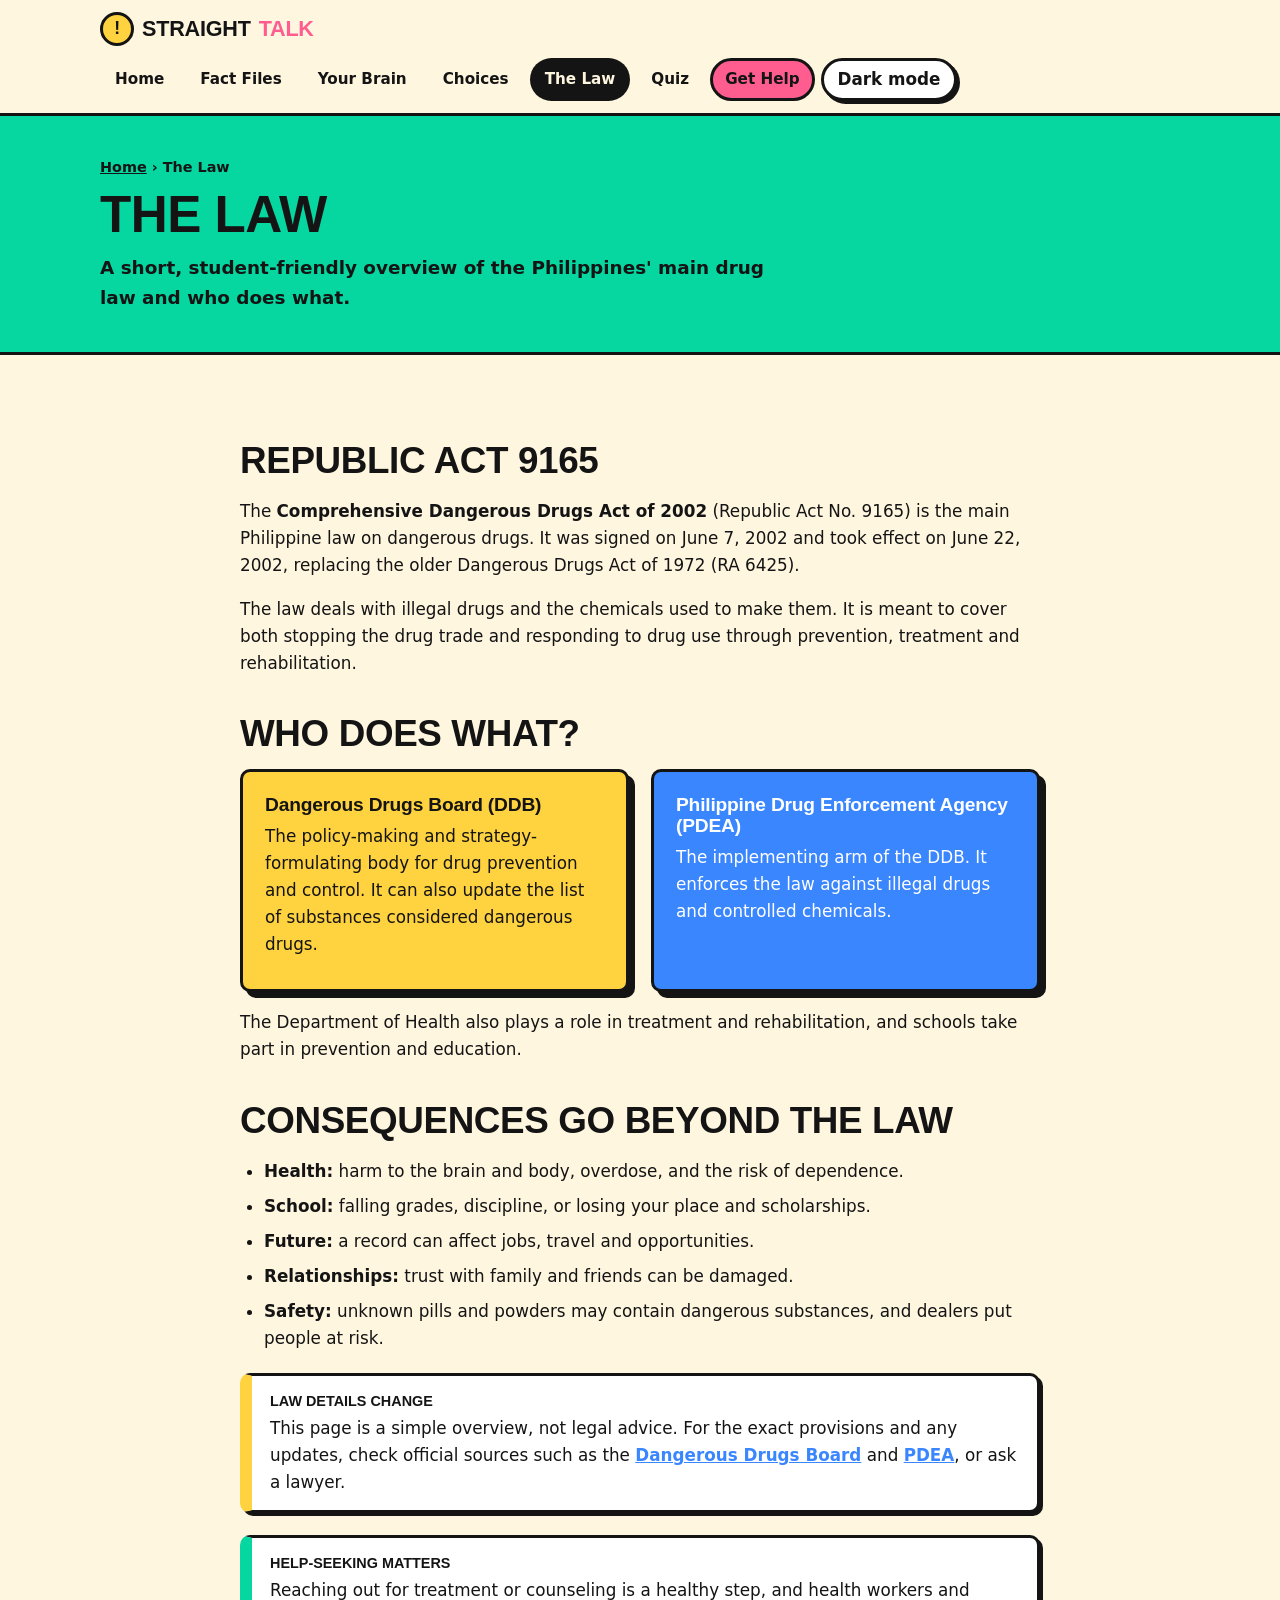
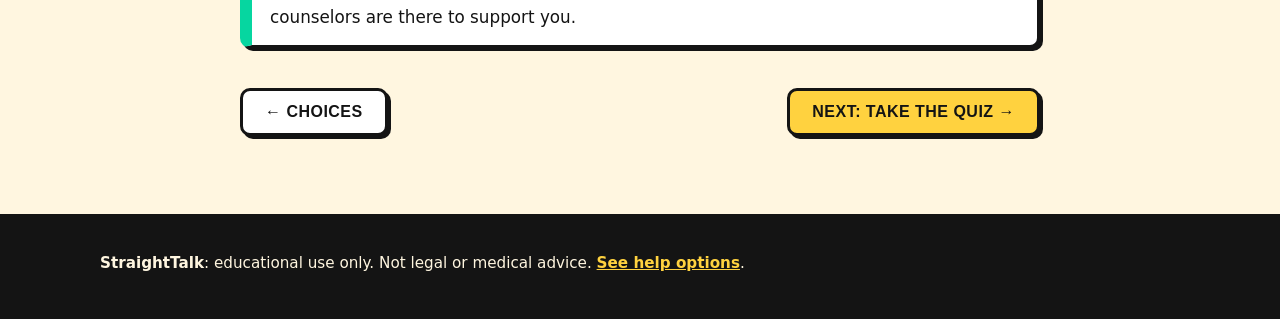
<file: law.html>
<!DOCTYPE html>
<html lang="en">
<head>
  <meta charset="UTF-8">
  <meta name="viewport" content="width=device-width, initial-scale=1">
  <title>The Law | StraightTalk</title>
  <meta name="description" content="An overview of Republic Act 9165, the Comprehensive Dangerous Drugs Act of 2002, and which agencies are involved.">
  <link rel="stylesheet" href="css/style.css">
</head>
<body>
  <a class="skip-link" href="#main">Skip to main content</a>

  <header class="site-header">
    <div class="wrap bar">
      <a class="logo" href="index.html"><span class="logo-mark" aria-hidden="true">!</span>STRAIGHT<span>TALK</span></a>
      <button class="menu-btn" id="menuBtn" aria-expanded="false" aria-controls="nav">Menu</button>
      <nav class="nav" id="nav" aria-label="Main">
        <a href="index.html">Home</a>
        <a href="facts.html">Fact Files</a>
        <a href="brain.html">Your Brain</a>
        <a href="choices.html">Choices</a>
        <a href="law.html" aria-current="page">The Law</a>
        <a href="quiz.html">Quiz</a>
        <a class="nav-help" href="help.html">Get Help</a>
        <button class="theme-btn" id="themeBtn" type="button">Dark mode</button>
      </nav>
    </div>
  </header>

  <div class="page-head green">
    <div class="wrap">
      <div class="crumbs"><a href="index.html">Home</a> › The Law</div>
      <h1>The Law</h1>
      <p>A short, student-friendly overview of the Philippines' main drug law and who does what.</p>
    </div>
  </div>

  <main id="main">
    <section>
      <div class="wrap article">
        <h2>Republic Act 9165</h2>
        <p>The <strong>Comprehensive Dangerous Drugs Act of 2002</strong> (Republic Act No. 9165) is the main Philippine law on dangerous drugs. It was signed on June 7, 2002 and took effect on June 22, 2002, replacing the older Dangerous Drugs Act of 1972 (RA 6425).</p>
        <p>The law deals with illegal drugs and the chemicals used to make them. It is meant to cover both stopping the drug trade and responding to drug use through prevention, treatment and rehabilitation.</p>

        <h2>Who does what?</h2>
        <div class="grid grid-2" style="margin:14px 0">
          <div class="card tint-yellow">
            <h3>Dangerous Drugs Board (DDB)</h3>
            <p>The policy-making and strategy-formulating body for drug prevention and control. It can also update the list of substances considered dangerous drugs.</p>
          </div>
          <div class="card tint-blue">
            <h3>Philippine Drug Enforcement Agency (PDEA)</h3>
            <p>The implementing arm of the DDB. It enforces the law against illegal drugs and controlled chemicals.</p>
          </div>
        </div>
        <p>The Department of Health also plays a role in treatment and rehabilitation, and schools take part in prevention and education.</p>

        <h2>Consequences go beyond the law</h2>
        <ul>
          <li><strong>Health:</strong> harm to the brain and body, overdose, and the risk of dependence.</li>
          <li><strong>School:</strong> falling grades, discipline, or losing your place and scholarships.</li>
          <li><strong>Future:</strong> a record can affect jobs, travel and opportunities.</li>
          <li><strong>Relationships:</strong> trust with family and friends can be damaged.</li>
          <li><strong>Safety:</strong> unknown pills and powders may contain dangerous substances, and dealers put people at risk.</li>
        </ul>

        <div class="callout warn">
          <strong>Law details change</strong>
          This page is a simple overview, not legal advice. For the exact provisions and any updates, check official sources such as the <a href="https://ddb.gov.ph" rel="noopener" target="_blank">Dangerous Drugs Board</a> and <a href="https://pdea.gov.ph" rel="noopener" target="_blank">PDEA</a>, or ask a lawyer.
        </div>

        <div class="callout good">
          <strong>Help-seeking matters</strong>
          Reaching out for treatment or counseling is a healthy step, and health workers and counselors are there to support you.
        </div>

        <div class="lesson-nav">
          <a class="btn btn-white" href="choices.html">← Choices</a>
          <a class="btn" href="quiz.html">Next: Take the quiz →</a>
        </div>
      </div>
    </section>
  </main>

  <footer class="site-footer">
    <div class="wrap">
      <p><strong>StraightTalk</strong>: educational use only. Not legal or medical advice. <a href="help.html">See help options</a>.</p>
    </div>
  </footer>

  <script src="js/app.js"></script>
</body>
</html>
</file>
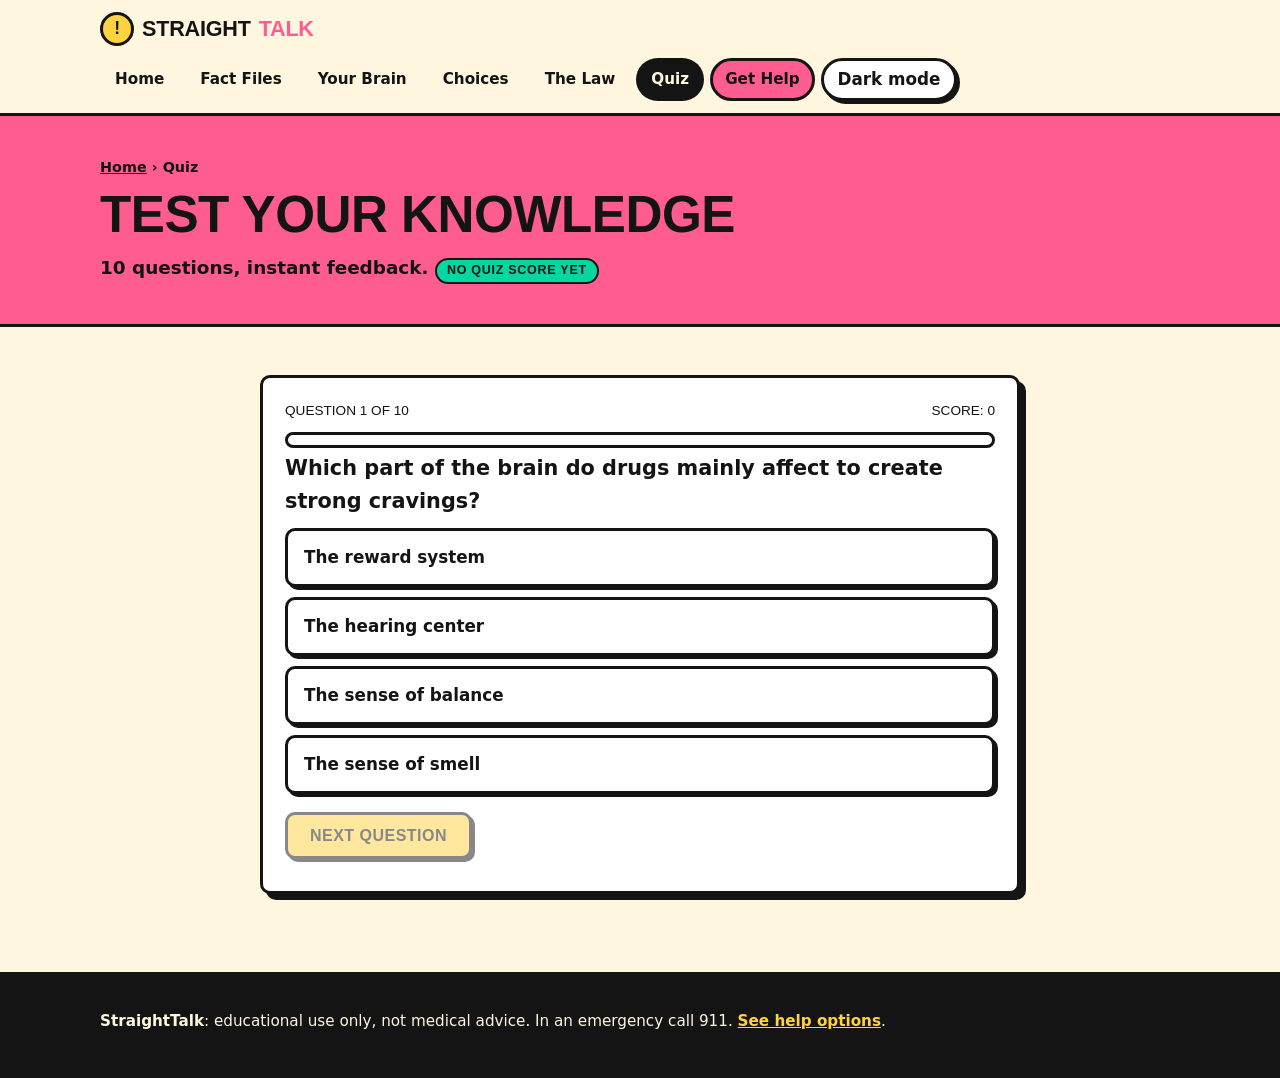
<file: quiz.html>
<!DOCTYPE html>
<html lang="en">
<head>
  <meta charset="UTF-8">
  <meta name="viewport" content="width=device-width, initial-scale=1">
  <title>Quiz | StraightTalk</title>
  <meta name="description" content="A 10-question quiz on drug facts, risks, the law and getting help, with instant feedback.">
  <link rel="stylesheet" href="css/style.css">
</head>
<body>
  <a class="skip-link" href="#main">Skip to main content</a>

  <header class="site-header">
    <div class="wrap bar">
      <a class="logo" href="index.html"><span class="logo-mark" aria-hidden="true">!</span>STRAIGHT<span>TALK</span></a>
      <button class="menu-btn" id="menuBtn" aria-expanded="false" aria-controls="nav">Menu</button>
      <nav class="nav" id="nav" aria-label="Main">
        <a href="index.html">Home</a>
        <a href="facts.html">Fact Files</a>
        <a href="brain.html">Your Brain</a>
        <a href="choices.html">Choices</a>
        <a href="law.html">The Law</a>
        <a href="quiz.html" aria-current="page">Quiz</a>
        <a class="nav-help" href="help.html">Get Help</a>
        <button class="theme-btn" id="themeBtn" type="button">Dark mode</button>
      </nav>
    </div>
  </header>

  <div class="page-head pink">
    <div class="wrap">
      <div class="crumbs"><a href="index.html">Home</a> › Quiz</div>
      <h1>Test your knowledge</h1>
      <p>10 questions, instant feedback. <span class="chip green" data-best>No quiz score yet</span></p>
    </div>
  </div>

  <main id="main">
    <section>
      <div class="wrap">
        <div class="card quiz-box" id="quiz">
          <noscript>This quiz needs JavaScript. Please enable it in your browser.</noscript>
        </div>
      </div>
    </section>
  </main>

  <footer class="site-footer">
    <div class="wrap">
      <p><strong>StraightTalk</strong>: educational use only, not medical advice. In an emergency call 911. <a href="help.html">See help options</a>.</p>
    </div>
  </footer>

  <script src="js/app.js"></script>
</body>
</html>
</file>
<file: css/style.css>
/* StraightTalk – drug awareness for students
   Poster / neo-brutalist look. Plain CSS, no frameworks, no backend. */

:root {
  --paper: #fff6e0;
  --card: #ffffff;
  --ink: #141414;
  --muted: #4d4d4d;
  --yellow: #ffd23f;
  --pink: #ff5d8f;
  --blue: #3a86ff;
  --green: #06d6a0;
  --red: #e63946;
  --shadow: 6px 6px 0 var(--ink);
  --shadow-sm: 3px 3px 0 var(--ink);
  --radius: 10px;
  --border: 3px solid var(--ink);
}

[data-theme="dark"] {
  --paper: #121212;
  --card: #1d1d1d;
  --ink: #f4f1e8;
  --muted: #b9b6ad;
  --yellow: #ffd23f;
  --pink: #ff6f9c;
  --blue: #6aa5ff;
  --green: #22e0b0;
  --red: #ff6b76;
}

* { box-sizing: border-box; }
html { scroll-behavior: smooth; }

body {
  margin: 0;
  background: var(--paper);
  color: var(--ink);
  font-family: system-ui, -apple-system, "Segoe UI", Roboto, Arial, sans-serif;
  line-height: 1.6;
  font-size: 1.05rem;
  transition: background 0.2s, color 0.2s;
}

h1, h2, h3, .logo, .btn, .chip, .big-num {
  font-family: "Arial Black", "Helvetica Neue", Impact, Arial, sans-serif;
  font-weight: 900;
  letter-spacing: -0.01em;
  line-height: 1.1;
}

a { color: var(--blue); font-weight: 700; }
a:hover { background: var(--yellow); color: #141414; }

.wrap { width: min(1080px, 92%); margin-inline: auto; }

.skip-link { position: absolute; left: -999px; top: 0; background: var(--yellow); color: #141414; padding: 8px 14px; border: var(--border); z-index: 100; }
.skip-link:focus { left: 8px; top: 8px; }

/* ---------- Ticker ---------- */
.ticker { background: var(--ink); color: var(--paper); overflow: hidden; white-space: nowrap; border-bottom: var(--border); font-weight: 800; font-size: 0.85rem; letter-spacing: 0.08em; text-transform: uppercase; }
.ticker-track { display: inline-block; padding: 6px 0; animation: scroll 28s linear infinite; }
.ticker-track span { margin: 0 24px; }
.ticker-track span::before { content: "\2022"; color: var(--yellow); margin-right: 24px; }
@keyframes scroll { from { transform: translateX(0); } to { transform: translateX(-50%); } }

/* ---------- Header ---------- */
.site-header { background: var(--paper); border-bottom: var(--border); position: sticky; top: 0; z-index: 50; }
.bar { display: flex; align-items: center; justify-content: space-between; gap: 12px; padding: 12px 0; flex-wrap: wrap; }
.logo { text-decoration: none; color: var(--ink); font-size: 1.35rem; display: flex; align-items: center; gap: 8px; }
.logo:hover { background: none; color: var(--ink); }
.logo span { color: var(--pink); }
.logo .logo-mark { background: var(--yellow); color: #141414; border: var(--border); border-radius: 50%; width: 34px; height: 34px; display: inline-flex; align-items: center; justify-content: center; font-size: 1.1rem; }

.nav { display: flex; gap: 6px; align-items: center; flex-wrap: wrap; }
.nav a { text-decoration: none; color: var(--ink); padding: 6px 12px; border: 3px solid transparent; border-radius: 999px; font-weight: 800; font-size: 0.95rem; }
.nav a:hover { border-color: var(--ink); background: transparent; color: var(--ink); }
.nav a[aria-current="page"] { background: var(--ink); color: var(--paper); }
.nav a.nav-help { background: var(--pink); color: #141414; border-color: var(--ink); }
.nav a.nav-help[aria-current="page"] { background: var(--ink); color: var(--pink); }

.theme-btn, .menu-btn { font: inherit; font-weight: 800; background: var(--card); color: var(--ink); border: var(--border); border-radius: 999px; padding: 5px 14px; cursor: pointer; box-shadow: var(--shadow-sm); }
.theme-btn:active, .menu-btn:active { transform: translate(2px, 2px); box-shadow: 1px 1px 0 var(--ink); }
.menu-btn { display: none; }

@media (max-width: 860px) {
  .menu-btn { display: inline-block; }
  .nav { display: none; width: 100%; flex-direction: column; align-items: stretch; padding-bottom: 8px; }
  .nav.open { display: flex; }
  .nav a { border-radius: 8px; }
}

/* ---------- Buttons / chips ---------- */
.btn {
  display: inline-block; font-size: 1rem; text-decoration: none; text-transform: uppercase; letter-spacing: 0.03em;
  background: var(--yellow); color: #141414; border: var(--border); border-radius: var(--radius);
  padding: 12px 22px; cursor: pointer; box-shadow: var(--shadow-sm); transition: transform 0.1s, box-shadow 0.1s;
}
.btn:hover { transform: translate(-2px, -2px); box-shadow: 5px 5px 0 var(--ink); background: var(--yellow); color: #141414; }
.btn:active { transform: translate(2px, 2px); box-shadow: 1px 1px 0 var(--ink); }
.btn-pink { background: var(--pink); }
.btn-pink:hover { background: var(--pink); }
.btn-white { background: var(--card); color: var(--ink); }
.btn-white:hover { background: var(--card); color: var(--ink); }
.btn[disabled] { opacity: 0.5; cursor: not-allowed; transform: none; box-shadow: var(--shadow-sm); }

.chip { display: inline-block; font-size: 0.78rem; text-transform: uppercase; letter-spacing: 0.06em; padding: 4px 10px; border: 2px solid var(--ink); border-radius: 999px; background: var(--yellow); color: #141414; }
.chip.blue { background: var(--blue); color: #fff; }
.chip.pink { background: var(--pink); }
.chip.green { background: var(--green); color: #141414; }

/* ---------- Hero ---------- */
.hero { border-bottom: var(--border); background: var(--yellow); color: #141414; padding: 56px 0 64px; position: relative; overflow: hidden; }
.hero::after { content: ""; position: absolute; right: -60px; top: -60px; width: 260px; height: 260px; background: var(--pink); border: var(--border); border-radius: 50%; }
.hero::before { content: ""; position: absolute; right: 120px; bottom: -70px; width: 170px; height: 170px; background: var(--blue); border: var(--border); transform: rotate(18deg); }
.hero .wrap { position: relative; z-index: 2; }
.hero h1 { font-size: clamp(2.4rem, 7vw, 4.6rem); margin: 0 0 16px; max-width: 760px; text-transform: uppercase; }
.hero h1 mark { background: #141414; color: var(--yellow); padding: 0 10px; }
.hero p { font-size: 1.2rem; max-width: 600px; margin: 0 0 26px; font-weight: 600; }
.hero .btn + .btn { margin-left: 8px; }
.hero a:hover { background: transparent; }

/* ---------- Sections ---------- */
section { padding: 48px 0; }
h2 { font-size: clamp(1.7rem, 4vw, 2.3rem); margin: 0 0 10px; text-transform: uppercase; }
h3 { font-size: 1.2rem; margin: 0 0 8px; }
.lead { color: var(--muted); font-size: 1.12rem; max-width: 700px; margin: 0 0 26px; font-weight: 500; }

.grid { display: grid; gap: 22px; }
.grid-2 { grid-template-columns: repeat(auto-fit, minmax(300px, 1fr)); }
.grid-3 { grid-template-columns: repeat(auto-fit, minmax(250px, 1fr)); }
.grid-4 { grid-template-columns: repeat(auto-fit, minmax(210px, 1fr)); }

.card { background: var(--card); border: var(--border); border-radius: var(--radius); padding: 22px; box-shadow: var(--shadow); }
.card p { margin: 0 0 10px; }
.card ul { margin: 6px 0 0; padding-left: 20px; }
.card li { margin-bottom: 4px; }
a.card-link { display: block; text-decoration: none; color: var(--ink); transition: transform 0.1s, box-shadow 0.1s; }
a.card-link:hover { transform: translate(-3px, -3px); box-shadow: 9px 9px 0 var(--ink); background: var(--card); color: var(--ink); }
.big-num { font-size: 2.6rem; color: var(--pink); display: block; margin-bottom: 4px; }
.tint-yellow { background: var(--yellow); color: #141414; }
.tint-blue { background: var(--blue); color: #fff; }
.tint-pink { background: var(--pink); color: #141414; }
.tint-green { background: var(--green); color: #141414; }
.tint-blue a { color: #fff; }

/* ---------- Page heads / articles ---------- */
.page-head { background: var(--blue); color: #fff; border-bottom: var(--border); padding: 40px 0; }
.page-head.pink { background: var(--pink); color: #141414; }
.page-head.green { background: var(--green); color: #141414; }
.page-head.yellow { background: var(--yellow); color: #141414; }
.page-head h1 { font-size: clamp(2rem, 5vw, 3.2rem); margin: 8px 0 10px; text-transform: uppercase; }
.page-head p { margin: 0; max-width: 700px; font-size: 1.15rem; font-weight: 600; }
.crumbs { font-size: 0.9rem; font-weight: 700; }
.crumbs a { color: inherit; }
.crumbs a:hover { background: #141414; color: #fff; }

.article { max-width: 800px; }
.article h2 { margin-top: 38px; }
.article ul, .article ol { padding-left: 24px; }
.article li { margin-bottom: 8px; }

.callout { background: var(--card); border: var(--border); border-left-width: 12px; border-radius: var(--radius); padding: 14px 18px; margin: 22px 0; box-shadow: var(--shadow-sm); }
.callout strong:first-child { display: block; font-family: "Arial Black", Arial, sans-serif; text-transform: uppercase; font-size: 0.9rem; margin-bottom: 2px; }
.callout.info { border-left-color: var(--blue); }
.callout.warn { border-left-color: var(--yellow); }
.callout.danger { border-left-color: var(--red); }
.callout.good { border-left-color: var(--green); }

.lesson-nav { display: flex; justify-content: space-between; gap: 12px; flex-wrap: wrap; margin-top: 40px; }

/* ---------- Filter + fact files ---------- */
.filters { display: flex; flex-wrap: wrap; gap: 10px; margin-bottom: 24px; }
.filter { font: inherit; font-family: "Arial Black", Arial, sans-serif; font-weight: 900; font-size: 0.85rem; text-transform: uppercase; background: var(--card); color: var(--ink); border: var(--border); border-radius: 999px; padding: 6px 16px; cursor: pointer; }
.filter[aria-pressed="true"] { background: var(--ink); color: var(--paper); }
.filter:hover { background: var(--yellow); color: #141414; }

.fact { padding: 0; overflow: hidden; }
.fact header { padding: 16px 20px; border-bottom: var(--border); display: flex; justify-content: space-between; align-items: center; gap: 10px; flex-wrap: wrap; }
.fact header h3 { margin: 0; font-size: 1.3rem; }
.fact .body { padding: 18px 20px 20px; }
.fact .body h4 { margin: 14px 0 4px; font-size: 0.8rem; text-transform: uppercase; letter-spacing: 0.08em; color: var(--muted); }
.fact .body h4:first-child { margin-top: 0; }
.fact .body p { margin: 0; }
.fact[hidden] { display: none; }
.h-stim { background: var(--yellow); color: #141414; }
.h-dep { background: var(--blue); color: #fff; }
.h-halluc { background: var(--pink); color: #141414; }
.h-other { background: var(--green); color: #141414; }

/* ---------- Brain / timeline ---------- */
.steps { counter-reset: step; list-style: none; padding: 0 !important; display: grid; gap: 16px; }
.steps li { counter-increment: step; background: var(--card); border: var(--border); border-radius: var(--radius); padding: 16px 18px 16px 70px; position: relative; box-shadow: var(--shadow-sm); margin: 0; }
.steps li::before { content: counter(step); position: absolute; left: 14px; top: 12px; width: 40px; height: 40px; border: var(--border); border-radius: 50%; background: var(--yellow); color: #141414; font-family: "Arial Black", Arial, sans-serif; display: flex; align-items: center; justify-content: center; }
.steps li strong { display: block; font-family: "Arial Black", Arial, sans-serif; text-transform: uppercase; font-size: 0.95rem; }

/* ---------- Myth cards ---------- */
.flip { background: var(--card); color: var(--ink); border: var(--border); border-radius: var(--radius); padding: 18px; text-align: left; font: inherit; cursor: pointer; width: 100%; box-shadow: var(--shadow); transition: transform 0.1s; }
.flip:hover, .flip:focus-visible { transform: translate(-2px, -2px); }
.flip .label { font-family: "Arial Black", Arial, sans-serif; font-size: 0.78rem; letter-spacing: 0.08em; text-transform: uppercase; display: inline-block; padding: 2px 10px; border: 2px solid var(--ink); border-radius: 999px; }
.flip .myth-label { background: var(--red); color: #fff; }
.flip .fact-label { background: var(--green); color: #141414; }
.flip p { margin: 8px 0 0; }
.flip .answer { display: none; margin-top: 12px; padding-top: 12px; border-top: 3px dashed var(--ink); }
.flip.revealed .answer { display: block; }
.flip.revealed .hint { display: none; }
.hint { font-size: 0.85rem; color: var(--muted); font-weight: 700; }

/* ---------- Scenario simulator ---------- */
.sim { max-width: 780px; }
.sim-top { display: flex; justify-content: space-between; font-family: "Arial Black", Arial, sans-serif; font-size: 0.85rem; text-transform: uppercase; margin-bottom: 10px; }
.sim-scene { font-size: 1.2rem; font-weight: 700; margin: 6px 0 16px; }
.choice-list { display: grid; gap: 10px; }
.choice { text-align: left; font: inherit; font-weight: 700; padding: 13px 16px; background: var(--card); color: var(--ink); border: var(--border); border-radius: var(--radius); cursor: pointer; box-shadow: var(--shadow-sm); }
.choice:hover:not([disabled]) { background: var(--yellow); color: #141414; transform: translate(-2px, -2px); }
.choice[disabled] { cursor: default; }
.choice.best { background: var(--green); color: #141414; }
.choice.ok { background: var(--yellow); color: #141414; }
.choice.risky { background: var(--red); color: #fff; }
.feedback { display: none; margin-top: 16px; padding: 14px 16px; border: var(--border); border-radius: var(--radius); background: var(--paper); }
.feedback.show { display: block; }

/* ---------- Quiz ---------- */
.quiz-box { max-width: 760px; margin-inline: auto; }
.bar-track { height: 16px; border: var(--border); border-radius: 999px; background: var(--card); overflow: hidden; margin: 8px 0 4px; }
.bar-fill { height: 100%; width: 0; background: var(--pink); transition: width 0.3s; }
.q-text { font-size: 1.3rem; font-weight: 800; margin: 18px 0; }
.result { text-align: center; }
.result .score { font-family: "Arial Black", Arial, sans-serif; font-size: 4rem; color: var(--pink); line-height: 1; margin: 10px 0; }

/* ---------- Hotline cards ---------- */
.hotline ul { list-style: none; padding: 0 !important; margin: 10px 0 0; }
.hotline li { padding: 7px 0; border-bottom: 2px dashed var(--ink); display: flex; flex-wrap: wrap; justify-content: space-between; gap: 6px; }
.hotline li:last-child { border-bottom: 0; }
.hotline li span { color: var(--muted); font-size: 0.9rem; font-weight: 600; }
.hotline .num { font-family: "Arial Black", Arial, sans-serif; font-size: 1.5rem; }

/* ---------- Footer ---------- */
.site-footer { background: var(--ink); color: var(--paper); border-top: var(--border); padding: 30px 0 40px; margin-top: 30px; font-size: 0.95rem; }
.site-footer a { color: var(--yellow); }
.site-footer a:hover { background: var(--yellow); color: #141414; }
.site-footer p { margin: 4px 0; }

:focus-visible { outline: 4px solid var(--blue); outline-offset: 2px; }

@media (prefers-reduced-motion: reduce) {
  * { transition: none !important; animation: none !important; scroll-behavior: auto !important; }
}
</file>
